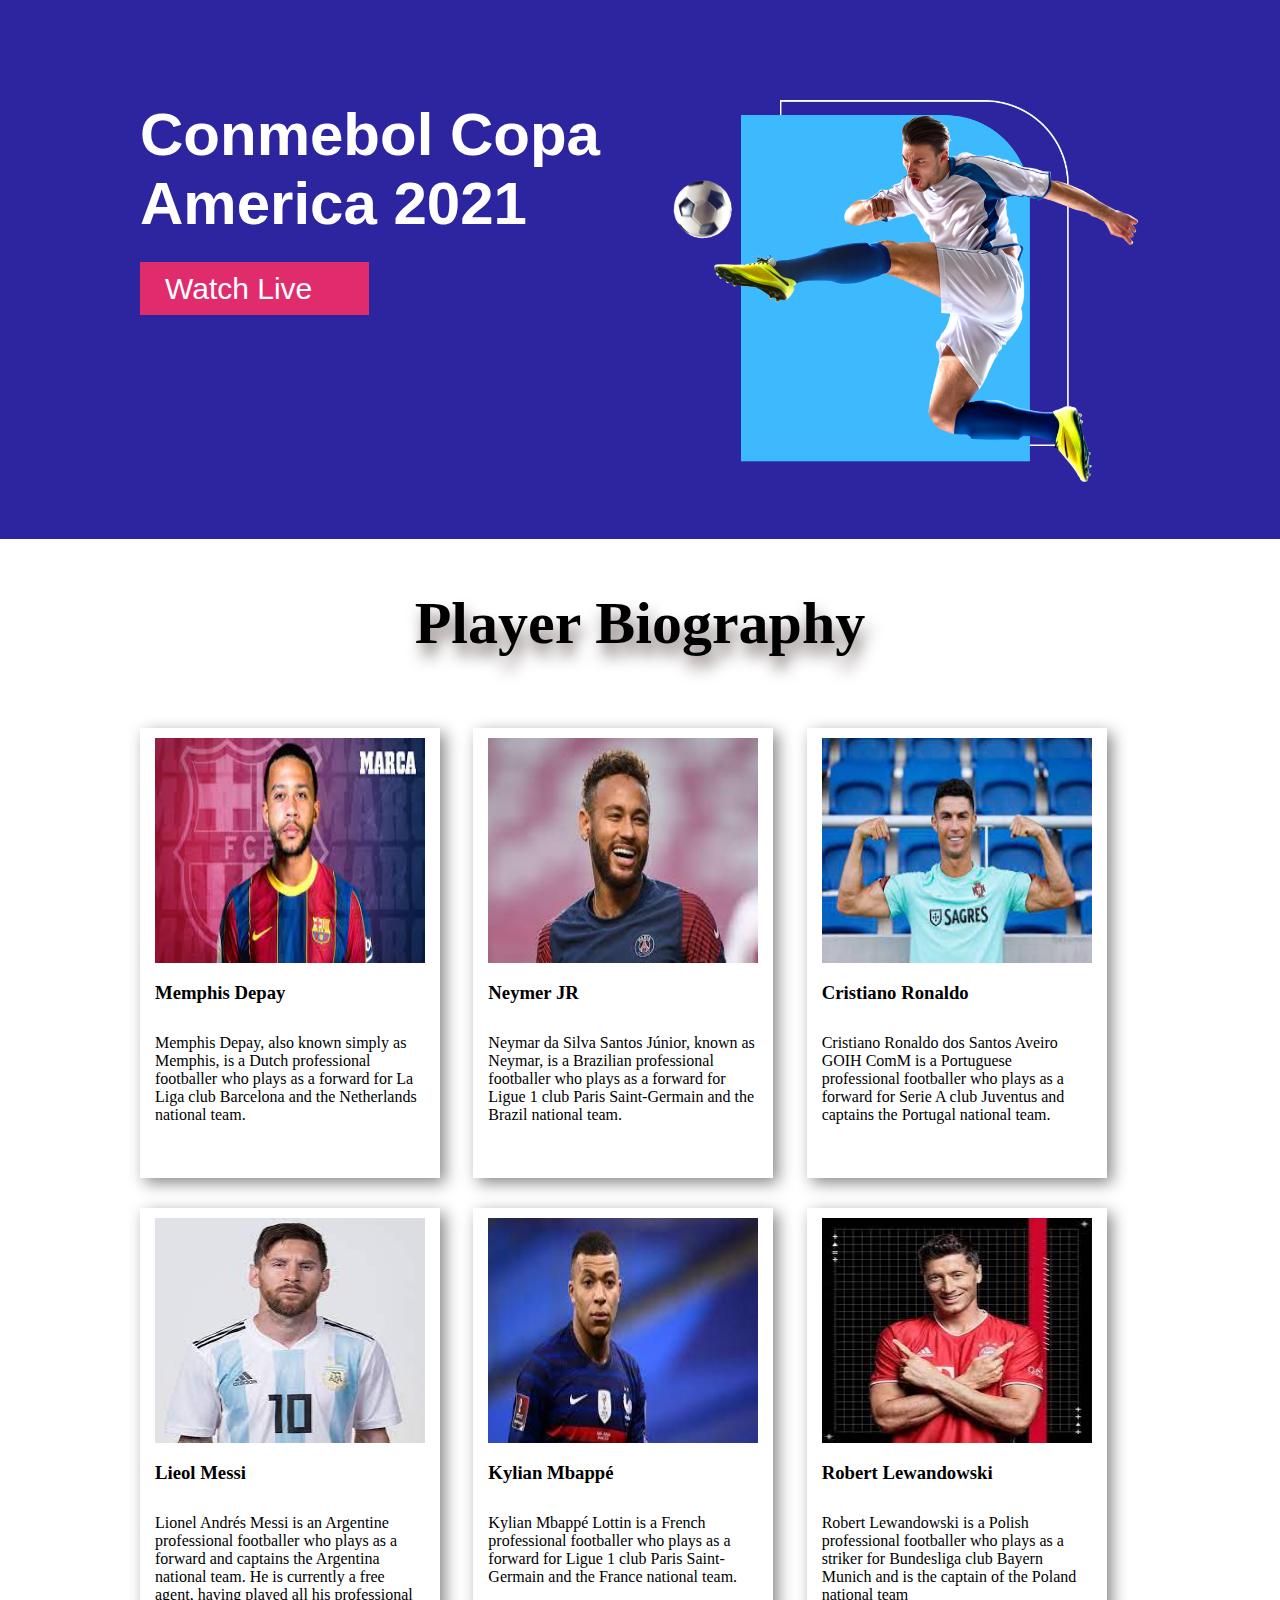
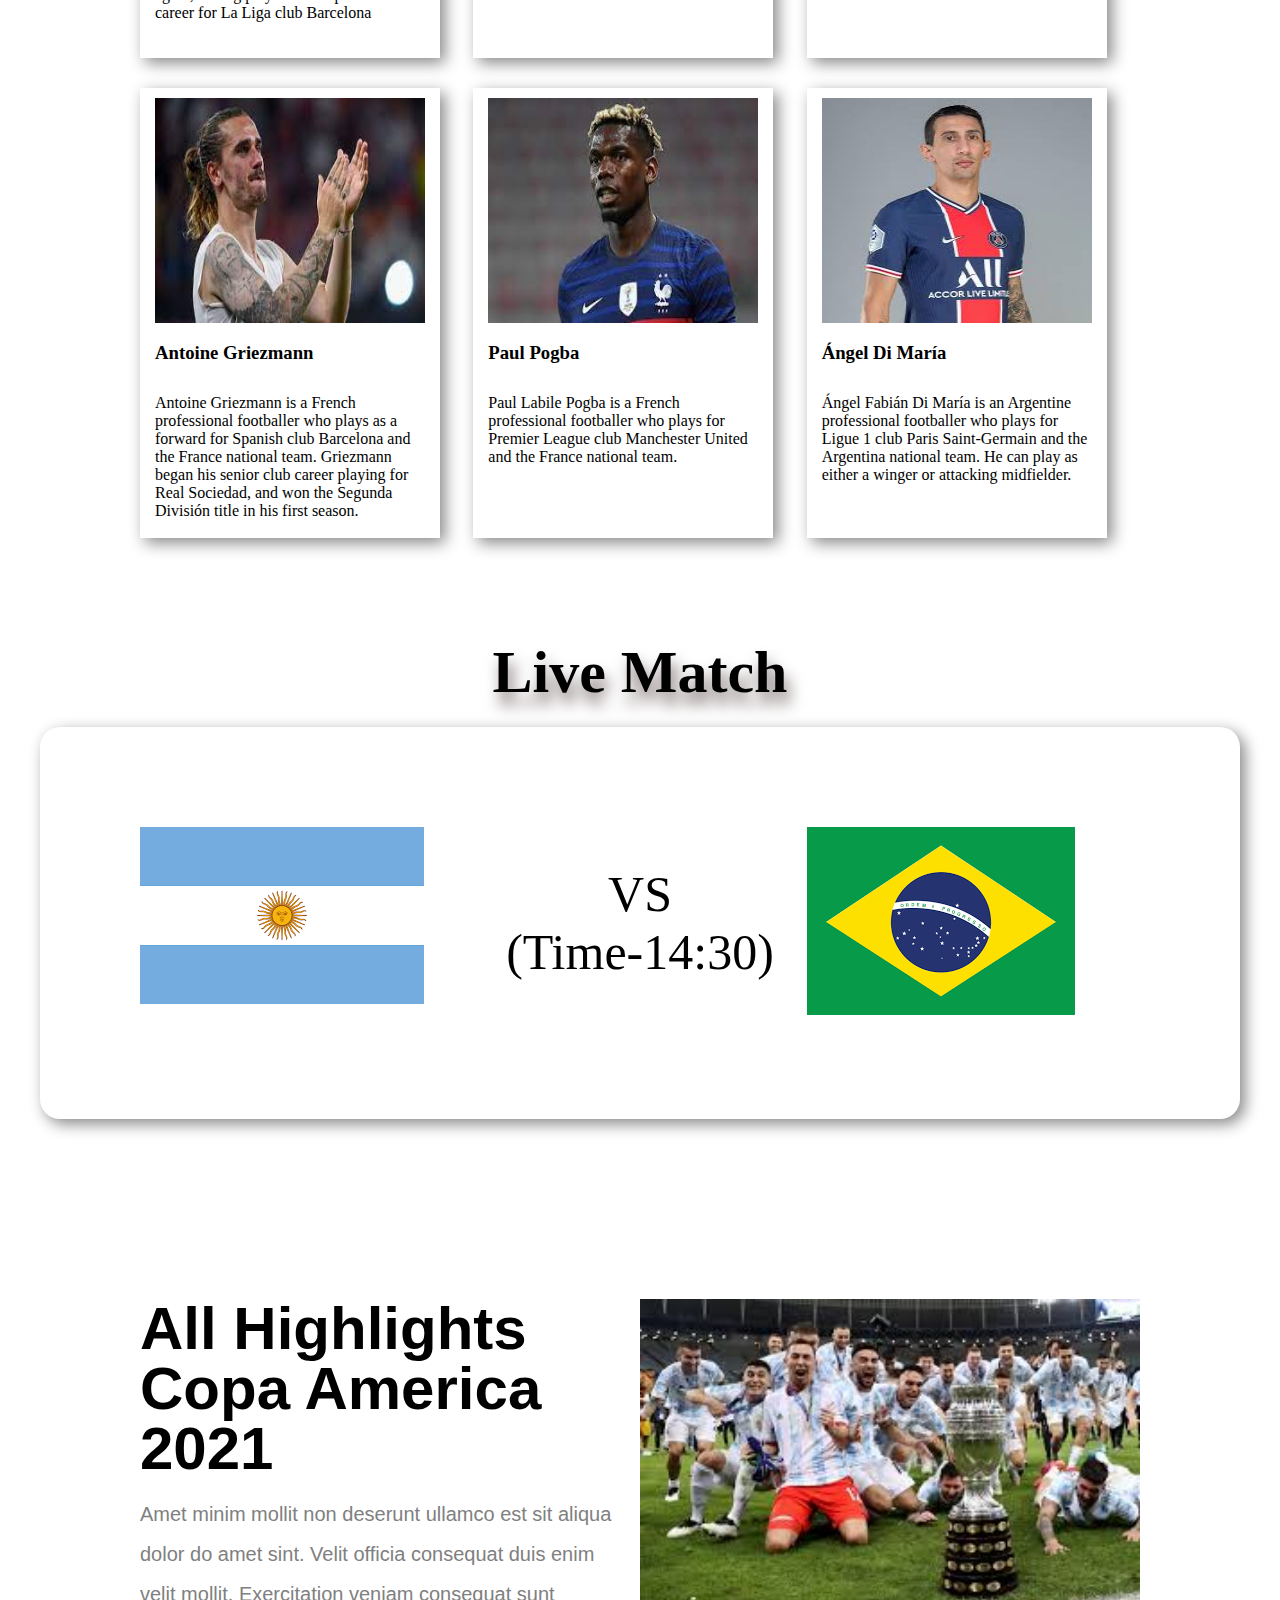
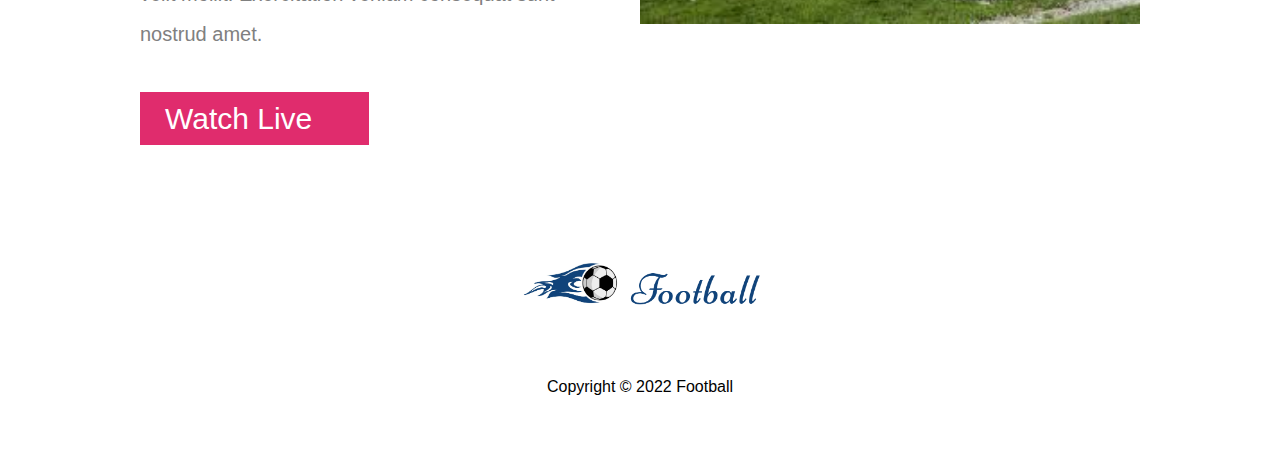
<file: images/Copa America 2021.html>
<!DOCTYPE html>
<!-- saved from url=(0032)http://127.0.0.1:5500/index.html -->
<html lang="en"><head><meta http-equiv="Content-Type" content="text/html; charset=UTF-8">
    
    <meta http-equiv="X-UA-Compatible" content="IE=edge">
    <meta name="viewport" content="width=device-width, initial-scale=1.0">
    <title>Copa America 2021 </title>
    <link rel="shortcut icon" href="http://127.0.0.1:5500/images/download%20(1).png" type="image/x-icon">
    <script src="./Copa America 2021_files/babb2f71a2.js.download" crossorigin="anonymous"></script><style media="all" id="fa-v4-font-face">/*!
 * Font Awesome Free 5.15.3 by @fontawesome - https://fontawesome.com
 * License - https://fontawesome.com/license/free (Icons: CC BY 4.0, Fonts: SIL OFL 1.1, Code: MIT License)
 */@font-face{font-family:"FontAwesome";font-display:block;src:url(https://ka-f.fontawesome.com/releases/v5.15.3/webfonts/free-fa-solid-900.eot);src:url(https://ka-f.fontawesome.com/releases/v5.15.3/webfonts/free-fa-solid-900.eot?#iefix) format("embedded-opentype"),url(https://ka-f.fontawesome.com/releases/v5.15.3/webfonts/free-fa-solid-900.woff2) format("woff2"),url(https://ka-f.fontawesome.com/releases/v5.15.3/webfonts/free-fa-solid-900.woff) format("woff"),url(https://ka-f.fontawesome.com/releases/v5.15.3/webfonts/free-fa-solid-900.ttf) format("truetype"),url(https://ka-f.fontawesome.com/releases/v5.15.3/webfonts/free-fa-solid-900.svg#fontawesome) format("svg")}@font-face{font-family:"FontAwesome";font-display:block;src:url(https://ka-f.fontawesome.com/releases/v5.15.3/webfonts/free-fa-brands-400.eot);src:url(https://ka-f.fontawesome.com/releases/v5.15.3/webfonts/free-fa-brands-400.eot?#iefix) format("embedded-opentype"),url(https://ka-f.fontawesome.com/releases/v5.15.3/webfonts/free-fa-brands-400.woff2) format("woff2"),url(https://ka-f.fontawesome.com/releases/v5.15.3/webfonts/free-fa-brands-400.woff) format("woff"),url(https://ka-f.fontawesome.com/releases/v5.15.3/webfonts/free-fa-brands-400.ttf) format("truetype"),url(https://ka-f.fontawesome.com/releases/v5.15.3/webfonts/free-fa-brands-400.svg#fontawesome) format("svg")}@font-face{font-family:"FontAwesome";font-display:block;src:url(https://ka-f.fontawesome.com/releases/v5.15.3/webfonts/free-fa-regular-400.eot);src:url(https://ka-f.fontawesome.com/releases/v5.15.3/webfonts/free-fa-regular-400.eot?#iefix) format("embedded-opentype"),url(https://ka-f.fontawesome.com/releases/v5.15.3/webfonts/free-fa-regular-400.woff2) format("woff2"),url(https://ka-f.fontawesome.com/releases/v5.15.3/webfonts/free-fa-regular-400.woff) format("woff"),url(https://ka-f.fontawesome.com/releases/v5.15.3/webfonts/free-fa-regular-400.ttf) format("truetype"),url(https://ka-f.fontawesome.com/releases/v5.15.3/webfonts/free-fa-regular-400.svg#fontawesome) format("svg");unicode-range:U+f004-f005,U+f007,U+f017,U+f022,U+f024,U+f02e,U+f03e,U+f044,U+f057-f059,U+f06e,U+f070,U+f075,U+f07b-f07c,U+f080,U+f086,U+f089,U+f094,U+f09d,U+f0a0,U+f0a4-f0a7,U+f0c5,U+f0c7-f0c8,U+f0e0,U+f0eb,U+f0f3,U+f0f8,U+f0fe,U+f111,U+f118-f11a,U+f11c,U+f133,U+f144,U+f146,U+f14a,U+f14d-f14e,U+f150-f152,U+f15b-f15c,U+f164-f165,U+f185-f186,U+f191-f192,U+f1ad,U+f1c1-f1c9,U+f1cd,U+f1d8,U+f1e3,U+f1ea,U+f1f6,U+f1f9,U+f20a,U+f247-f249,U+f24d,U+f254-f25b,U+f25d,U+f271-f274,U+f279,U+f28b,U+f28d,U+f2b5-f2b6,U+f2b9,U+f2bb,U+f2bd,U+f2c1-f2c2,U+f2d0,U+f2d2,U+f2dc,U+f2ed,U+f3a5,U+f3d1,U+f410}@font-face{font-family:"FontAwesome";font-display:block;src:url(https://ka-f.fontawesome.com/releases/v5.15.3/webfonts/free-fa-v4deprecations.eot);src:url(https://ka-f.fontawesome.com/releases/v5.15.3/webfonts/free-fa-v4deprecations.eot?#iefix) format("embedded-opentype"),url(https://ka-f.fontawesome.com/releases/v5.15.3/webfonts/free-fa-v4deprecations.woff2) format("woff2"),url(https://ka-f.fontawesome.com/releases/v5.15.3/webfonts/free-fa-v4deprecations.woff) format("woff"),url(https://ka-f.fontawesome.com/releases/v5.15.3/webfonts/free-fa-v4deprecations.ttf) format("truetype"),url(https://ka-f.fontawesome.com/releases/v5.15.3/webfonts/free-fa-v4deprecations.svg#fontawesome) format("svg");unicode-range:U+f003,U+f006,U+f014,U+f016,U+f01a-f01b,U+f01d,U+f040,U+f045-f047,U+f05c-f05d,U+f07d-f07e,U+f087-f088,U+f08a-f08b,U+f08e,U+f090,U+f096-f097,U+f0a2,U+f0e4-f0e6,U+f0ec-f0ee,U+f0f5-f0f7,U+f10c,U+f112,U+f114-f115,U+f11d,U+f123,U+f132,U+f145,U+f147-f149,U+f14c,U+f166,U+f16a,U+f172,U+f175-f178,U+f18e,U+f190,U+f196,U+f1b1,U+f1d9,U+f1db,U+f1f7,U+f20c,U+f219,U+f230,U+f24a,U+f250,U+f278,U+f27b,U+f283,U+f28c,U+f28e,U+f29b-f29c,U+f2b7,U+f2ba,U+f2bc,U+f2be,U+f2c0,U+f2c3,U+f2d3-f2d4}</style><style media="all" id="fa-v4-shims">/*!
 * Font Awesome Free 5.15.3 by @fontawesome - https://fontawesome.com
 * License - https://fontawesome.com/license/free (Icons: CC BY 4.0, Fonts: SIL OFL 1.1, Code: MIT License)
 */.fa.fa-glass:before{content:"\f000"}.fa.fa-meetup{font-family:"Font Awesome 5 Brands";font-weight:400}.fa.fa-star-o{font-family:"Font Awesome 5 Free";font-weight:400}.fa.fa-star-o:before{content:"\f005"}.fa.fa-close:before,.fa.fa-remove:before{content:"\f00d"}.fa.fa-gear:before{content:"\f013"}.fa.fa-trash-o{font-family:"Font Awesome 5 Free";font-weight:400}.fa.fa-trash-o:before{content:"\f2ed"}.fa.fa-file-o{font-family:"Font Awesome 5 Free";font-weight:400}.fa.fa-file-o:before{content:"\f15b"}.fa.fa-clock-o{font-family:"Font Awesome 5 Free";font-weight:400}.fa.fa-clock-o:before{content:"\f017"}.fa.fa-arrow-circle-o-down{font-family:"Font Awesome 5 Free";font-weight:400}.fa.fa-arrow-circle-o-down:before{content:"\f358"}.fa.fa-arrow-circle-o-up{font-family:"Font Awesome 5 Free";font-weight:400}.fa.fa-arrow-circle-o-up:before{content:"\f35b"}.fa.fa-play-circle-o{font-family:"Font Awesome 5 Free";font-weight:400}.fa.fa-play-circle-o:before{content:"\f144"}.fa.fa-repeat:before,.fa.fa-rotate-right:before{content:"\f01e"}.fa.fa-refresh:before{content:"\f021"}.fa.fa-list-alt{font-family:"Font Awesome 5 Free";font-weight:400}.fa.fa-dedent:before{content:"\f03b"}.fa.fa-video-camera:before{content:"\f03d"}.fa.fa-picture-o{font-family:"Font Awesome 5 Free";font-weight:400}.fa.fa-picture-o:before{content:"\f03e"}.fa.fa-photo{font-family:"Font Awesome 5 Free";font-weight:400}.fa.fa-photo:before{content:"\f03e"}.fa.fa-image{font-family:"Font Awesome 5 Free";font-weight:400}.fa.fa-image:before{content:"\f03e"}.fa.fa-pencil:before{content:"\f303"}.fa.fa-map-marker:before{content:"\f3c5"}.fa.fa-pencil-square-o{font-family:"Font Awesome 5 Free";font-weight:400}.fa.fa-pencil-square-o:before{content:"\f044"}.fa.fa-share-square-o{font-family:"Font Awesome 5 Free";font-weight:400}.fa.fa-share-square-o:before{content:"\f14d"}.fa.fa-check-square-o{font-family:"Font Awesome 5 Free";font-weight:400}.fa.fa-check-square-o:before{content:"\f14a"}.fa.fa-arrows:before{content:"\f0b2"}.fa.fa-times-circle-o{font-family:"Font Awesome 5 Free";font-weight:400}.fa.fa-times-circle-o:before{content:"\f057"}.fa.fa-check-circle-o{font-family:"Font Awesome 5 Free";font-weight:400}.fa.fa-check-circle-o:before{content:"\f058"}.fa.fa-mail-forward:before{content:"\f064"}.fa.fa-expand:before{content:"\f424"}.fa.fa-compress:before{content:"\f422"}.fa.fa-eye,.fa.fa-eye-slash{font-family:"Font Awesome 5 Free";font-weight:400}.fa.fa-warning:before{content:"\f071"}.fa.fa-calendar:before{content:"\f073"}.fa.fa-arrows-v:before{content:"\f338"}.fa.fa-arrows-h:before{content:"\f337"}.fa.fa-bar-chart{font-family:"Font Awesome 5 Free";font-weight:400}.fa.fa-bar-chart:before{content:"\f080"}.fa.fa-bar-chart-o{font-family:"Font Awesome 5 Free";font-weight:400}.fa.fa-bar-chart-o:before{content:"\f080"}.fa.fa-facebook-square,.fa.fa-twitter-square{font-family:"Font Awesome 5 Brands";font-weight:400}.fa.fa-gears:before{content:"\f085"}.fa.fa-thumbs-o-up{font-family:"Font Awesome 5 Free";font-weight:400}.fa.fa-thumbs-o-up:before{content:"\f164"}.fa.fa-thumbs-o-down{font-family:"Font Awesome 5 Free";font-weight:400}.fa.fa-thumbs-o-down:before{content:"\f165"}.fa.fa-heart-o{font-family:"Font Awesome 5 Free";font-weight:400}.fa.fa-heart-o:before{content:"\f004"}.fa.fa-sign-out:before{content:"\f2f5"}.fa.fa-linkedin-square{font-family:"Font Awesome 5 Brands";font-weight:400}.fa.fa-linkedin-square:before{content:"\f08c"}.fa.fa-thumb-tack:before{content:"\f08d"}.fa.fa-external-link:before{content:"\f35d"}.fa.fa-sign-in:before{content:"\f2f6"}.fa.fa-github-square{font-family:"Font Awesome 5 Brands";font-weight:400}.fa.fa-lemon-o{font-family:"Font Awesome 5 Free";font-weight:400}.fa.fa-lemon-o:before{content:"\f094"}.fa.fa-square-o{font-family:"Font Awesome 5 Free";font-weight:400}.fa.fa-square-o:before{content:"\f0c8"}.fa.fa-bookmark-o{font-family:"Font Awesome 5 Free";font-weight:400}.fa.fa-bookmark-o:before{content:"\f02e"}.fa.fa-facebook,.fa.fa-twitter{font-family:"Font Awesome 5 Brands";font-weight:400}.fa.fa-facebook:before{content:"\f39e"}.fa.fa-facebook-f{font-family:"Font Awesome 5 Brands";font-weight:400}.fa.fa-facebook-f:before{content:"\f39e"}.fa.fa-github{font-family:"Font Awesome 5 Brands";font-weight:400}.fa.fa-credit-card{font-family:"Font Awesome 5 Free";font-weight:400}.fa.fa-feed:before{content:"\f09e"}.fa.fa-hdd-o{font-family:"Font Awesome 5 Free";font-weight:400}.fa.fa-hdd-o:before{content:"\f0a0"}.fa.fa-hand-o-right{font-family:"Font Awesome 5 Free";font-weight:400}.fa.fa-hand-o-right:before{content:"\f0a4"}.fa.fa-hand-o-left{font-family:"Font Awesome 5 Free";font-weight:400}.fa.fa-hand-o-left:before{content:"\f0a5"}.fa.fa-hand-o-up{font-family:"Font Awesome 5 Free";font-weight:400}.fa.fa-hand-o-up:before{content:"\f0a6"}.fa.fa-hand-o-down{font-family:"Font Awesome 5 Free";font-weight:400}.fa.fa-hand-o-down:before{content:"\f0a7"}.fa.fa-arrows-alt:before{content:"\f31e"}.fa.fa-group:before{content:"\f0c0"}.fa.fa-chain:before{content:"\f0c1"}.fa.fa-scissors:before{content:"\f0c4"}.fa.fa-files-o{font-family:"Font Awesome 5 Free";font-weight:400}.fa.fa-files-o:before{content:"\f0c5"}.fa.fa-floppy-o{font-family:"Font Awesome 5 Free";font-weight:400}.fa.fa-floppy-o:before{content:"\f0c7"}.fa.fa-navicon:before,.fa.fa-reorder:before{content:"\f0c9"}.fa.fa-google-plus,.fa.fa-google-plus-square,.fa.fa-pinterest,.fa.fa-pinterest-square{font-family:"Font Awesome 5 Brands";font-weight:400}.fa.fa-google-plus:before{content:"\f0d5"}.fa.fa-money{font-family:"Font Awesome 5 Free";font-weight:400}.fa.fa-money:before{content:"\f3d1"}.fa.fa-unsorted:before{content:"\f0dc"}.fa.fa-sort-desc:before{content:"\f0dd"}.fa.fa-sort-asc:before{content:"\f0de"}.fa.fa-linkedin{font-family:"Font Awesome 5 Brands";font-weight:400}.fa.fa-linkedin:before{content:"\f0e1"}.fa.fa-rotate-left:before{content:"\f0e2"}.fa.fa-legal:before{content:"\f0e3"}.fa.fa-dashboard:before,.fa.fa-tachometer:before{content:"\f3fd"}.fa.fa-comment-o{font-family:"Font Awesome 5 Free";font-weight:400}.fa.fa-comment-o:before{content:"\f075"}.fa.fa-comments-o{font-family:"Font Awesome 5 Free";font-weight:400}.fa.fa-comments-o:before{content:"\f086"}.fa.fa-flash:before{content:"\f0e7"}.fa.fa-clipboard,.fa.fa-paste{font-family:"Font Awesome 5 Free";font-weight:400}.fa.fa-paste:before{content:"\f328"}.fa.fa-lightbulb-o{font-family:"Font Awesome 5 Free";font-weight:400}.fa.fa-lightbulb-o:before{content:"\f0eb"}.fa.fa-exchange:before{content:"\f362"}.fa.fa-cloud-download:before{content:"\f381"}.fa.fa-cloud-upload:before{content:"\f382"}.fa.fa-bell-o{font-family:"Font Awesome 5 Free";font-weight:400}.fa.fa-bell-o:before{content:"\f0f3"}.fa.fa-cutlery:before{content:"\f2e7"}.fa.fa-file-text-o{font-family:"Font Awesome 5 Free";font-weight:400}.fa.fa-file-text-o:before{content:"\f15c"}.fa.fa-building-o{font-family:"Font Awesome 5 Free";font-weight:400}.fa.fa-building-o:before{content:"\f1ad"}.fa.fa-hospital-o{font-family:"Font Awesome 5 Free";font-weight:400}.fa.fa-hospital-o:before{content:"\f0f8"}.fa.fa-tablet:before{content:"\f3fa"}.fa.fa-mobile-phone:before,.fa.fa-mobile:before{content:"\f3cd"}.fa.fa-circle-o{font-family:"Font Awesome 5 Free";font-weight:400}.fa.fa-circle-o:before{content:"\f111"}.fa.fa-mail-reply:before{content:"\f3e5"}.fa.fa-github-alt{font-family:"Font Awesome 5 Brands";font-weight:400}.fa.fa-folder-o{font-family:"Font Awesome 5 Free";font-weight:400}.fa.fa-folder-o:before{content:"\f07b"}.fa.fa-folder-open-o{font-family:"Font Awesome 5 Free";font-weight:400}.fa.fa-folder-open-o:before{content:"\f07c"}.fa.fa-smile-o{font-family:"Font Awesome 5 Free";font-weight:400}.fa.fa-smile-o:before{content:"\f118"}.fa.fa-frown-o{font-family:"Font Awesome 5 Free";font-weight:400}.fa.fa-frown-o:before{content:"\f119"}.fa.fa-meh-o{font-family:"Font Awesome 5 Free";font-weight:400}.fa.fa-meh-o:before{content:"\f11a"}.fa.fa-keyboard-o{font-family:"Font Awesome 5 Free";font-weight:400}.fa.fa-keyboard-o:before{content:"\f11c"}.fa.fa-flag-o{font-family:"Font Awesome 5 Free";font-weight:400}.fa.fa-flag-o:before{content:"\f024"}.fa.fa-mail-reply-all:before{content:"\f122"}.fa.fa-star-half-o{font-family:"Font Awesome 5 Free";font-weight:400}.fa.fa-star-half-o:before{content:"\f089"}.fa.fa-star-half-empty{font-family:"Font Awesome 5 Free";font-weight:400}.fa.fa-star-half-empty:before{content:"\f089"}.fa.fa-star-half-full{font-family:"Font Awesome 5 Free";font-weight:400}.fa.fa-star-half-full:before{content:"\f089"}.fa.fa-code-fork:before{content:"\f126"}.fa.fa-chain-broken:before{content:"\f127"}.fa.fa-shield:before{content:"\f3ed"}.fa.fa-calendar-o{font-family:"Font Awesome 5 Free";font-weight:400}.fa.fa-calendar-o:before{content:"\f133"}.fa.fa-css3,.fa.fa-html5,.fa.fa-maxcdn{font-family:"Font Awesome 5 Brands";font-weight:400}.fa.fa-ticket:before{content:"\f3ff"}.fa.fa-minus-square-o{font-family:"Font Awesome 5 Free";font-weight:400}.fa.fa-minus-square-o:before{content:"\f146"}.fa.fa-level-up:before{content:"\f3bf"}.fa.fa-level-down:before{content:"\f3be"}.fa.fa-pencil-square:before{content:"\f14b"}.fa.fa-external-link-square:before{content:"\f360"}.fa.fa-compass{font-family:"Font Awesome 5 Free";font-weight:400}.fa.fa-caret-square-o-down{font-family:"Font Awesome 5 Free";font-weight:400}.fa.fa-caret-square-o-down:before{content:"\f150"}.fa.fa-toggle-down{font-family:"Font Awesome 5 Free";font-weight:400}.fa.fa-toggle-down:before{content:"\f150"}.fa.fa-caret-square-o-up{font-family:"Font Awesome 5 Free";font-weight:400}.fa.fa-caret-square-o-up:before{content:"\f151"}.fa.fa-toggle-up{font-family:"Font Awesome 5 Free";font-weight:400}.fa.fa-toggle-up:before{content:"\f151"}.fa.fa-caret-square-o-right{font-family:"Font Awesome 5 Free";font-weight:400}.fa.fa-caret-square-o-right:before{content:"\f152"}.fa.fa-toggle-right{font-family:"Font Awesome 5 Free";font-weight:400}.fa.fa-toggle-right:before{content:"\f152"}.fa.fa-eur:before,.fa.fa-euro:before{content:"\f153"}.fa.fa-gbp:before{content:"\f154"}.fa.fa-dollar:before,.fa.fa-usd:before{content:"\f155"}.fa.fa-inr:before,.fa.fa-rupee:before{content:"\f156"}.fa.fa-cny:before,.fa.fa-jpy:before,.fa.fa-rmb:before,.fa.fa-yen:before{content:"\f157"}.fa.fa-rouble:before,.fa.fa-rub:before,.fa.fa-ruble:before{content:"\f158"}.fa.fa-krw:before,.fa.fa-won:before{content:"\f159"}.fa.fa-bitcoin,.fa.fa-btc{font-family:"Font Awesome 5 Brands";font-weight:400}.fa.fa-bitcoin:before{content:"\f15a"}.fa.fa-file-text:before{content:"\f15c"}.fa.fa-sort-alpha-asc:before{content:"\f15d"}.fa.fa-sort-alpha-desc:before{content:"\f881"}.fa.fa-sort-amount-asc:before{content:"\f160"}.fa.fa-sort-amount-desc:before{content:"\f884"}.fa.fa-sort-numeric-asc:before{content:"\f162"}.fa.fa-sort-numeric-desc:before{content:"\f886"}.fa.fa-xing,.fa.fa-xing-square,.fa.fa-youtube,.fa.fa-youtube-play,.fa.fa-youtube-square{font-family:"Font Awesome 5 Brands";font-weight:400}.fa.fa-youtube-play:before{content:"\f167"}.fa.fa-adn,.fa.fa-bitbucket,.fa.fa-bitbucket-square,.fa.fa-dropbox,.fa.fa-flickr,.fa.fa-instagram,.fa.fa-stack-overflow{font-family:"Font Awesome 5 Brands";font-weight:400}.fa.fa-bitbucket-square:before{content:"\f171"}.fa.fa-tumblr,.fa.fa-tumblr-square{font-family:"Font Awesome 5 Brands";font-weight:400}.fa.fa-long-arrow-down:before{content:"\f309"}.fa.fa-long-arrow-up:before{content:"\f30c"}.fa.fa-long-arrow-left:before{content:"\f30a"}.fa.fa-long-arrow-right:before{content:"\f30b"}.fa.fa-android,.fa.fa-apple,.fa.fa-dribbble,.fa.fa-foursquare,.fa.fa-gittip,.fa.fa-gratipay,.fa.fa-linux,.fa.fa-skype,.fa.fa-trello,.fa.fa-windows{font-family:"Font Awesome 5 Brands";font-weight:400}.fa.fa-gittip:before{content:"\f184"}.fa.fa-sun-o{font-family:"Font Awesome 5 Free";font-weight:400}.fa.fa-sun-o:before{content:"\f185"}.fa.fa-moon-o{font-family:"Font Awesome 5 Free";font-weight:400}.fa.fa-moon-o:before{content:"\f186"}.fa.fa-pagelines,.fa.fa-renren,.fa.fa-stack-exchange,.fa.fa-vk,.fa.fa-weibo{font-family:"Font Awesome 5 Brands";font-weight:400}.fa.fa-arrow-circle-o-right{font-family:"Font Awesome 5 Free";font-weight:400}.fa.fa-arrow-circle-o-right:before{content:"\f35a"}.fa.fa-arrow-circle-o-left{font-family:"Font Awesome 5 Free";font-weight:400}.fa.fa-arrow-circle-o-left:before{content:"\f359"}.fa.fa-caret-square-o-left{font-family:"Font Awesome 5 Free";font-weight:400}.fa.fa-caret-square-o-left:before{content:"\f191"}.fa.fa-toggle-left{font-family:"Font Awesome 5 Free";font-weight:400}.fa.fa-toggle-left:before{content:"\f191"}.fa.fa-dot-circle-o{font-family:"Font Awesome 5 Free";font-weight:400}.fa.fa-dot-circle-o:before{content:"\f192"}.fa.fa-vimeo-square{font-family:"Font Awesome 5 Brands";font-weight:400}.fa.fa-try:before,.fa.fa-turkish-lira:before{content:"\f195"}.fa.fa-plus-square-o{font-family:"Font Awesome 5 Free";font-weight:400}.fa.fa-plus-square-o:before{content:"\f0fe"}.fa.fa-openid,.fa.fa-slack,.fa.fa-wordpress{font-family:"Font Awesome 5 Brands";font-weight:400}.fa.fa-bank:before,.fa.fa-institution:before{content:"\f19c"}.fa.fa-mortar-board:before{content:"\f19d"}.fa.fa-delicious,.fa.fa-digg,.fa.fa-drupal,.fa.fa-google,.fa.fa-joomla,.fa.fa-pied-piper-alt,.fa.fa-pied-piper-pp,.fa.fa-reddit,.fa.fa-reddit-square,.fa.fa-stumbleupon,.fa.fa-stumbleupon-circle,.fa.fa-yahoo{font-family:"Font Awesome 5 Brands";font-weight:400}.fa.fa-spoon:before{content:"\f2e5"}.fa.fa-behance,.fa.fa-behance-square,.fa.fa-steam,.fa.fa-steam-square{font-family:"Font Awesome 5 Brands";font-weight:400}.fa.fa-automobile:before{content:"\f1b9"}.fa.fa-envelope-o{font-family:"Font Awesome 5 Free";font-weight:400}.fa.fa-envelope-o:before{content:"\f0e0"}.fa.fa-deviantart,.fa.fa-soundcloud,.fa.fa-spotify{font-family:"Font Awesome 5 Brands";font-weight:400}.fa.fa-file-pdf-o{font-family:"Font Awesome 5 Free";font-weight:400}.fa.fa-file-pdf-o:before{content:"\f1c1"}.fa.fa-file-word-o{font-family:"Font Awesome 5 Free";font-weight:400}.fa.fa-file-word-o:before{content:"\f1c2"}.fa.fa-file-excel-o{font-family:"Font Awesome 5 Free";font-weight:400}.fa.fa-file-excel-o:before{content:"\f1c3"}.fa.fa-file-powerpoint-o{font-family:"Font Awesome 5 Free";font-weight:400}.fa.fa-file-powerpoint-o:before{content:"\f1c4"}.fa.fa-file-image-o{font-family:"Font Awesome 5 Free";font-weight:400}.fa.fa-file-image-o:before{content:"\f1c5"}.fa.fa-file-photo-o{font-family:"Font Awesome 5 Free";font-weight:400}.fa.fa-file-photo-o:before{content:"\f1c5"}.fa.fa-file-picture-o{font-family:"Font Awesome 5 Free";font-weight:400}.fa.fa-file-picture-o:before{content:"\f1c5"}.fa.fa-file-archive-o{font-family:"Font Awesome 5 Free";font-weight:400}.fa.fa-file-archive-o:before{content:"\f1c6"}.fa.fa-file-zip-o{font-family:"Font Awesome 5 Free";font-weight:400}.fa.fa-file-zip-o:before{content:"\f1c6"}.fa.fa-file-audio-o{font-family:"Font Awesome 5 Free";font-weight:400}.fa.fa-file-audio-o:before{content:"\f1c7"}.fa.fa-file-sound-o{font-family:"Font Awesome 5 Free";font-weight:400}.fa.fa-file-sound-o:before{content:"\f1c7"}.fa.fa-file-video-o{font-family:"Font Awesome 5 Free";font-weight:400}.fa.fa-file-video-o:before{content:"\f1c8"}.fa.fa-file-movie-o{font-family:"Font Awesome 5 Free";font-weight:400}.fa.fa-file-movie-o:before{content:"\f1c8"}.fa.fa-file-code-o{font-family:"Font Awesome 5 Free";font-weight:400}.fa.fa-file-code-o:before{content:"\f1c9"}.fa.fa-codepen,.fa.fa-jsfiddle,.fa.fa-vine{font-family:"Font Awesome 5 Brands";font-weight:400}.fa.fa-life-bouy,.fa.fa-life-ring{font-family:"Font Awesome 5 Free";font-weight:400}.fa.fa-life-bouy:before{content:"\f1cd"}.fa.fa-life-buoy{font-family:"Font Awesome 5 Free";font-weight:400}.fa.fa-life-buoy:before{content:"\f1cd"}.fa.fa-life-saver{font-family:"Font Awesome 5 Free";font-weight:400}.fa.fa-life-saver:before{content:"\f1cd"}.fa.fa-support{font-family:"Font Awesome 5 Free";font-weight:400}.fa.fa-support:before{content:"\f1cd"}.fa.fa-circle-o-notch:before{content:"\f1ce"}.fa.fa-ra,.fa.fa-rebel{font-family:"Font Awesome 5 Brands";font-weight:400}.fa.fa-ra:before{content:"\f1d0"}.fa.fa-resistance{font-family:"Font Awesome 5 Brands";font-weight:400}.fa.fa-resistance:before{content:"\f1d0"}.fa.fa-empire,.fa.fa-ge{font-family:"Font Awesome 5 Brands";font-weight:400}.fa.fa-ge:before{content:"\f1d1"}.fa.fa-git,.fa.fa-git-square,.fa.fa-hacker-news,.fa.fa-y-combinator-square{font-family:"Font Awesome 5 Brands";font-weight:400}.fa.fa-y-combinator-square:before{content:"\f1d4"}.fa.fa-yc-square{font-family:"Font Awesome 5 Brands";font-weight:400}.fa.fa-yc-square:before{content:"\f1d4"}.fa.fa-qq,.fa.fa-tencent-weibo,.fa.fa-wechat,.fa.fa-weixin{font-family:"Font Awesome 5 Brands";font-weight:400}.fa.fa-wechat:before{content:"\f1d7"}.fa.fa-send:before{content:"\f1d8"}.fa.fa-paper-plane-o{font-family:"Font Awesome 5 Free";font-weight:400}.fa.fa-paper-plane-o:before{content:"\f1d8"}.fa.fa-send-o{font-family:"Font Awesome 5 Free";font-weight:400}.fa.fa-send-o:before{content:"\f1d8"}.fa.fa-circle-thin{font-family:"Font Awesome 5 Free";font-weight:400}.fa.fa-circle-thin:before{content:"\f111"}.fa.fa-header:before{content:"\f1dc"}.fa.fa-sliders:before{content:"\f1de"}.fa.fa-futbol-o{font-family:"Font Awesome 5 Free";font-weight:400}.fa.fa-futbol-o:before{content:"\f1e3"}.fa.fa-soccer-ball-o{font-family:"Font Awesome 5 Free";font-weight:400}.fa.fa-soccer-ball-o:before{content:"\f1e3"}.fa.fa-slideshare,.fa.fa-twitch,.fa.fa-yelp{font-family:"Font Awesome 5 Brands";font-weight:400}.fa.fa-newspaper-o{font-family:"Font Awesome 5 Free";font-weight:400}.fa.fa-newspaper-o:before{content:"\f1ea"}.fa.fa-cc-amex,.fa.fa-cc-discover,.fa.fa-cc-mastercard,.fa.fa-cc-paypal,.fa.fa-cc-stripe,.fa.fa-cc-visa,.fa.fa-google-wallet,.fa.fa-paypal{font-family:"Font Awesome 5 Brands";font-weight:400}.fa.fa-bell-slash-o{font-family:"Font Awesome 5 Free";font-weight:400}.fa.fa-bell-slash-o:before{content:"\f1f6"}.fa.fa-trash:before{content:"\f2ed"}.fa.fa-copyright{font-family:"Font Awesome 5 Free";font-weight:400}.fa.fa-eyedropper:before{content:"\f1fb"}.fa.fa-area-chart:before{content:"\f1fe"}.fa.fa-pie-chart:before{content:"\f200"}.fa.fa-line-chart:before{content:"\f201"}.fa.fa-angellist,.fa.fa-ioxhost,.fa.fa-lastfm,.fa.fa-lastfm-square{font-family:"Font Awesome 5 Brands";font-weight:400}.fa.fa-cc{font-family:"Font Awesome 5 Free";font-weight:400}.fa.fa-cc:before{content:"\f20a"}.fa.fa-ils:before,.fa.fa-shekel:before,.fa.fa-sheqel:before{content:"\f20b"}.fa.fa-meanpath{font-family:"Font Awesome 5 Brands";font-weight:400}.fa.fa-meanpath:before{content:"\f2b4"}.fa.fa-buysellads,.fa.fa-connectdevelop,.fa.fa-dashcube,.fa.fa-forumbee,.fa.fa-leanpub,.fa.fa-sellsy,.fa.fa-shirtsinbulk,.fa.fa-simplybuilt,.fa.fa-skyatlas{font-family:"Font Awesome 5 Brands";font-weight:400}.fa.fa-diamond{font-family:"Font Awesome 5 Free";font-weight:400}.fa.fa-diamond:before{content:"\f3a5"}.fa.fa-intersex:before{content:"\f224"}.fa.fa-facebook-official{font-family:"Font Awesome 5 Brands";font-weight:400}.fa.fa-facebook-official:before{content:"\f09a"}.fa.fa-pinterest-p,.fa.fa-whatsapp{font-family:"Font Awesome 5 Brands";font-weight:400}.fa.fa-hotel:before{content:"\f236"}.fa.fa-medium,.fa.fa-viacoin,.fa.fa-y-combinator,.fa.fa-yc{font-family:"Font Awesome 5 Brands";font-weight:400}.fa.fa-yc:before{content:"\f23b"}.fa.fa-expeditedssl,.fa.fa-opencart,.fa.fa-optin-monster{font-family:"Font Awesome 5 Brands";font-weight:400}.fa.fa-battery-4:before,.fa.fa-battery:before{content:"\f240"}.fa.fa-battery-3:before{content:"\f241"}.fa.fa-battery-2:before{content:"\f242"}.fa.fa-battery-1:before{content:"\f243"}.fa.fa-battery-0:before{content:"\f244"}.fa.fa-object-group,.fa.fa-object-ungroup,.fa.fa-sticky-note-o{font-family:"Font Awesome 5 Free";font-weight:400}.fa.fa-sticky-note-o:before{content:"\f249"}.fa.fa-cc-diners-club,.fa.fa-cc-jcb{font-family:"Font Awesome 5 Brands";font-weight:400}.fa.fa-clone,.fa.fa-hourglass-o{font-family:"Font Awesome 5 Free";font-weight:400}.fa.fa-hourglass-o:before{content:"\f254"}.fa.fa-hourglass-1:before{content:"\f251"}.fa.fa-hourglass-2:before{content:"\f252"}.fa.fa-hourglass-3:before{content:"\f253"}.fa.fa-hand-rock-o{font-family:"Font Awesome 5 Free";font-weight:400}.fa.fa-hand-rock-o:before{content:"\f255"}.fa.fa-hand-grab-o{font-family:"Font Awesome 5 Free";font-weight:400}.fa.fa-hand-grab-o:before{content:"\f255"}.fa.fa-hand-paper-o{font-family:"Font Awesome 5 Free";font-weight:400}.fa.fa-hand-paper-o:before{content:"\f256"}.fa.fa-hand-stop-o{font-family:"Font Awesome 5 Free";font-weight:400}.fa.fa-hand-stop-o:before{content:"\f256"}.fa.fa-hand-scissors-o{font-family:"Font Awesome 5 Free";font-weight:400}.fa.fa-hand-scissors-o:before{content:"\f257"}.fa.fa-hand-lizard-o{font-family:"Font Awesome 5 Free";font-weight:400}.fa.fa-hand-lizard-o:before{content:"\f258"}.fa.fa-hand-spock-o{font-family:"Font Awesome 5 Free";font-weight:400}.fa.fa-hand-spock-o:before{content:"\f259"}.fa.fa-hand-pointer-o{font-family:"Font Awesome 5 Free";font-weight:400}.fa.fa-hand-pointer-o:before{content:"\f25a"}.fa.fa-hand-peace-o{font-family:"Font Awesome 5 Free";font-weight:400}.fa.fa-hand-peace-o:before{content:"\f25b"}.fa.fa-registered{font-family:"Font Awesome 5 Free";font-weight:400}.fa.fa-chrome,.fa.fa-creative-commons,.fa.fa-firefox,.fa.fa-get-pocket,.fa.fa-gg,.fa.fa-gg-circle,.fa.fa-internet-explorer,.fa.fa-odnoklassniki,.fa.fa-odnoklassniki-square,.fa.fa-opera,.fa.fa-safari,.fa.fa-tripadvisor,.fa.fa-wikipedia-w{font-family:"Font Awesome 5 Brands";font-weight:400}.fa.fa-television:before{content:"\f26c"}.fa.fa-500px,.fa.fa-amazon,.fa.fa-contao{font-family:"Font Awesome 5 Brands";font-weight:400}.fa.fa-calendar-plus-o{font-family:"Font Awesome 5 Free";font-weight:400}.fa.fa-calendar-plus-o:before{content:"\f271"}.fa.fa-calendar-minus-o{font-family:"Font Awesome 5 Free";font-weight:400}.fa.fa-calendar-minus-o:before{content:"\f272"}.fa.fa-calendar-times-o{font-family:"Font Awesome 5 Free";font-weight:400}.fa.fa-calendar-times-o:before{content:"\f273"}.fa.fa-calendar-check-o{font-family:"Font Awesome 5 Free";font-weight:400}.fa.fa-calendar-check-o:before{content:"\f274"}.fa.fa-map-o{font-family:"Font Awesome 5 Free";font-weight:400}.fa.fa-map-o:before{content:"\f279"}.fa.fa-commenting:before{content:"\f4ad"}.fa.fa-commenting-o{font-family:"Font Awesome 5 Free";font-weight:400}.fa.fa-commenting-o:before{content:"\f4ad"}.fa.fa-houzz,.fa.fa-vimeo{font-family:"Font Awesome 5 Brands";font-weight:400}.fa.fa-vimeo:before{content:"\f27d"}.fa.fa-black-tie,.fa.fa-edge,.fa.fa-fonticons,.fa.fa-reddit-alien{font-family:"Font Awesome 5 Brands";font-weight:400}.fa.fa-credit-card-alt:before{content:"\f09d"}.fa.fa-codiepie,.fa.fa-fort-awesome,.fa.fa-mixcloud,.fa.fa-modx,.fa.fa-product-hunt,.fa.fa-scribd,.fa.fa-usb{font-family:"Font Awesome 5 Brands";font-weight:400}.fa.fa-pause-circle-o{font-family:"Font Awesome 5 Free";font-weight:400}.fa.fa-pause-circle-o:before{content:"\f28b"}.fa.fa-stop-circle-o{font-family:"Font Awesome 5 Free";font-weight:400}.fa.fa-stop-circle-o:before{content:"\f28d"}.fa.fa-bluetooth,.fa.fa-bluetooth-b,.fa.fa-envira,.fa.fa-gitlab,.fa.fa-wheelchair-alt,.fa.fa-wpbeginner,.fa.fa-wpforms{font-family:"Font Awesome 5 Brands";font-weight:400}.fa.fa-wheelchair-alt:before{content:"\f368"}.fa.fa-question-circle-o{font-family:"Font Awesome 5 Free";font-weight:400}.fa.fa-question-circle-o:before{content:"\f059"}.fa.fa-volume-control-phone:before{content:"\f2a0"}.fa.fa-asl-interpreting:before{content:"\f2a3"}.fa.fa-deafness:before,.fa.fa-hard-of-hearing:before{content:"\f2a4"}.fa.fa-glide,.fa.fa-glide-g{font-family:"Font Awesome 5 Brands";font-weight:400}.fa.fa-signing:before{content:"\f2a7"}.fa.fa-first-order,.fa.fa-google-plus-official,.fa.fa-pied-piper,.fa.fa-snapchat,.fa.fa-snapchat-ghost,.fa.fa-snapchat-square,.fa.fa-themeisle,.fa.fa-viadeo,.fa.fa-viadeo-square,.fa.fa-yoast{font-family:"Font Awesome 5 Brands";font-weight:400}.fa.fa-google-plus-official:before{content:"\f2b3"}.fa.fa-google-plus-circle{font-family:"Font Awesome 5 Brands";font-weight:400}.fa.fa-google-plus-circle:before{content:"\f2b3"}.fa.fa-fa,.fa.fa-font-awesome{font-family:"Font Awesome 5 Brands";font-weight:400}.fa.fa-fa:before{content:"\f2b4"}.fa.fa-handshake-o{font-family:"Font Awesome 5 Free";font-weight:400}.fa.fa-handshake-o:before{content:"\f2b5"}.fa.fa-envelope-open-o{font-family:"Font Awesome 5 Free";font-weight:400}.fa.fa-envelope-open-o:before{content:"\f2b6"}.fa.fa-linode{font-family:"Font Awesome 5 Brands";font-weight:400}.fa.fa-address-book-o{font-family:"Font Awesome 5 Free";font-weight:400}.fa.fa-address-book-o:before{content:"\f2b9"}.fa.fa-vcard:before{content:"\f2bb"}.fa.fa-address-card-o{font-family:"Font Awesome 5 Free";font-weight:400}.fa.fa-address-card-o:before{content:"\f2bb"}.fa.fa-vcard-o{font-family:"Font Awesome 5 Free";font-weight:400}.fa.fa-vcard-o:before{content:"\f2bb"}.fa.fa-user-circle-o{font-family:"Font Awesome 5 Free";font-weight:400}.fa.fa-user-circle-o:before{content:"\f2bd"}.fa.fa-user-o{font-family:"Font Awesome 5 Free";font-weight:400}.fa.fa-user-o:before{content:"\f007"}.fa.fa-id-badge{font-family:"Font Awesome 5 Free";font-weight:400}.fa.fa-drivers-license:before{content:"\f2c2"}.fa.fa-id-card-o{font-family:"Font Awesome 5 Free";font-weight:400}.fa.fa-id-card-o:before{content:"\f2c2"}.fa.fa-drivers-license-o{font-family:"Font Awesome 5 Free";font-weight:400}.fa.fa-drivers-license-o:before{content:"\f2c2"}.fa.fa-free-code-camp,.fa.fa-quora,.fa.fa-telegram{font-family:"Font Awesome 5 Brands";font-weight:400}.fa.fa-thermometer-4:before,.fa.fa-thermometer:before{content:"\f2c7"}.fa.fa-thermometer-3:before{content:"\f2c8"}.fa.fa-thermometer-2:before{content:"\f2c9"}.fa.fa-thermometer-1:before{content:"\f2ca"}.fa.fa-thermometer-0:before{content:"\f2cb"}.fa.fa-bathtub:before,.fa.fa-s15:before{content:"\f2cd"}.fa.fa-window-maximize,.fa.fa-window-restore{font-family:"Font Awesome 5 Free";font-weight:400}.fa.fa-times-rectangle:before{content:"\f410"}.fa.fa-window-close-o{font-family:"Font Awesome 5 Free";font-weight:400}.fa.fa-window-close-o:before{content:"\f410"}.fa.fa-times-rectangle-o{font-family:"Font Awesome 5 Free";font-weight:400}.fa.fa-times-rectangle-o:before{content:"\f410"}.fa.fa-bandcamp,.fa.fa-eercast,.fa.fa-etsy,.fa.fa-grav,.fa.fa-imdb,.fa.fa-ravelry{font-family:"Font Awesome 5 Brands";font-weight:400}.fa.fa-eercast:before{content:"\f2da"}.fa.fa-snowflake-o{font-family:"Font Awesome 5 Free";font-weight:400}.fa.fa-snowflake-o:before{content:"\f2dc"}.fa.fa-superpowers,.fa.fa-wpexplorer{font-family:"Font Awesome 5 Brands";font-weight:400}.fa.fa-cab:before{content:"\f1ba"}</style><style media="all" id="fa-main">/*!
 * Font Awesome Free 5.15.3 by @fontawesome - https://fontawesome.com
 * License - https://fontawesome.com/license/free (Icons: CC BY 4.0, Fonts: SIL OFL 1.1, Code: MIT License)
 */.fa,.fab,.fad,.fal,.far,.fas{-moz-osx-font-smoothing:grayscale;-webkit-font-smoothing:antialiased;display:inline-block;font-style:normal;font-variant:normal;text-rendering:auto;line-height:1}.fa-lg{font-size:1.33333em;line-height:.75em;vertical-align:-.0667em}.fa-xs{font-size:.75em}.fa-sm{font-size:.875em}.fa-1x{font-size:1em}.fa-2x{font-size:2em}.fa-3x{font-size:3em}.fa-4x{font-size:4em}.fa-5x{font-size:5em}.fa-6x{font-size:6em}.fa-7x{font-size:7em}.fa-8x{font-size:8em}.fa-9x{font-size:9em}.fa-10x{font-size:10em}.fa-fw{text-align:center;width:1.25em}.fa-ul{list-style-type:none;margin-left:2.5em;padding-left:0}.fa-ul>li{position:relative}.fa-li{left:-2em;position:absolute;text-align:center;width:2em;line-height:inherit}.fa-border{border:.08em solid #eee;border-radius:.1em;padding:.2em .25em .15em}.fa-pull-left{float:left}.fa-pull-right{float:right}.fa.fa-pull-left,.fab.fa-pull-left,.fal.fa-pull-left,.far.fa-pull-left,.fas.fa-pull-left{margin-right:.3em}.fa.fa-pull-right,.fab.fa-pull-right,.fal.fa-pull-right,.far.fa-pull-right,.fas.fa-pull-right{margin-left:.3em}.fa-spin{-webkit-animation:fa-spin 2s linear infinite;animation:fa-spin 2s linear infinite}.fa-pulse{-webkit-animation:fa-spin 1s steps(8) infinite;animation:fa-spin 1s steps(8) infinite}@-webkit-keyframes fa-spin{0%{-webkit-transform:rotate(0deg);transform:rotate(0deg)}to{-webkit-transform:rotate(1turn);transform:rotate(1turn)}}@keyframes fa-spin{0%{-webkit-transform:rotate(0deg);transform:rotate(0deg)}to{-webkit-transform:rotate(1turn);transform:rotate(1turn)}}.fa-rotate-90{-ms-filter:"progid:DXImageTransform.Microsoft.BasicImage(rotation=1)";-webkit-transform:rotate(90deg);transform:rotate(90deg)}.fa-rotate-180{-ms-filter:"progid:DXImageTransform.Microsoft.BasicImage(rotation=2)";-webkit-transform:rotate(180deg);transform:rotate(180deg)}.fa-rotate-270{-ms-filter:"progid:DXImageTransform.Microsoft.BasicImage(rotation=3)";-webkit-transform:rotate(270deg);transform:rotate(270deg)}.fa-flip-horizontal{-ms-filter:"progid:DXImageTransform.Microsoft.BasicImage(rotation=0, mirror=1)";-webkit-transform:scaleX(-1);transform:scaleX(-1)}.fa-flip-vertical{-webkit-transform:scaleY(-1);transform:scaleY(-1)}.fa-flip-both,.fa-flip-horizontal.fa-flip-vertical,.fa-flip-vertical{-ms-filter:"progid:DXImageTransform.Microsoft.BasicImage(rotation=2, mirror=1)"}.fa-flip-both,.fa-flip-horizontal.fa-flip-vertical{-webkit-transform:scale(-1);transform:scale(-1)}:root .fa-flip-both,:root .fa-flip-horizontal,:root .fa-flip-vertical,:root .fa-rotate-90,:root .fa-rotate-180,:root .fa-rotate-270{-webkit-filter:none;filter:none}.fa-stack{display:inline-block;height:2em;line-height:2em;position:relative;vertical-align:middle;width:2.5em}.fa-stack-1x,.fa-stack-2x{left:0;position:absolute;text-align:center;width:100%}.fa-stack-1x{line-height:inherit}.fa-stack-2x{font-size:2em}.fa-inverse{color:#fff}.fa-500px:before{content:"\f26e"}.fa-accessible-icon:before{content:"\f368"}.fa-accusoft:before{content:"\f369"}.fa-acquisitions-incorporated:before{content:"\f6af"}.fa-ad:before{content:"\f641"}.fa-address-book:before{content:"\f2b9"}.fa-address-card:before{content:"\f2bb"}.fa-adjust:before{content:"\f042"}.fa-adn:before{content:"\f170"}.fa-adversal:before{content:"\f36a"}.fa-affiliatetheme:before{content:"\f36b"}.fa-air-freshener:before{content:"\f5d0"}.fa-airbnb:before{content:"\f834"}.fa-algolia:before{content:"\f36c"}.fa-align-center:before{content:"\f037"}.fa-align-justify:before{content:"\f039"}.fa-align-left:before{content:"\f036"}.fa-align-right:before{content:"\f038"}.fa-alipay:before{content:"\f642"}.fa-allergies:before{content:"\f461"}.fa-amazon:before{content:"\f270"}.fa-amazon-pay:before{content:"\f42c"}.fa-ambulance:before{content:"\f0f9"}.fa-american-sign-language-interpreting:before{content:"\f2a3"}.fa-amilia:before{content:"\f36d"}.fa-anchor:before{content:"\f13d"}.fa-android:before{content:"\f17b"}.fa-angellist:before{content:"\f209"}.fa-angle-double-down:before{content:"\f103"}.fa-angle-double-left:before{content:"\f100"}.fa-angle-double-right:before{content:"\f101"}.fa-angle-double-up:before{content:"\f102"}.fa-angle-down:before{content:"\f107"}.fa-angle-left:before{content:"\f104"}.fa-angle-right:before{content:"\f105"}.fa-angle-up:before{content:"\f106"}.fa-angry:before{content:"\f556"}.fa-angrycreative:before{content:"\f36e"}.fa-angular:before{content:"\f420"}.fa-ankh:before{content:"\f644"}.fa-app-store:before{content:"\f36f"}.fa-app-store-ios:before{content:"\f370"}.fa-apper:before{content:"\f371"}.fa-apple:before{content:"\f179"}.fa-apple-alt:before{content:"\f5d1"}.fa-apple-pay:before{content:"\f415"}.fa-archive:before{content:"\f187"}.fa-archway:before{content:"\f557"}.fa-arrow-alt-circle-down:before{content:"\f358"}.fa-arrow-alt-circle-left:before{content:"\f359"}.fa-arrow-alt-circle-right:before{content:"\f35a"}.fa-arrow-alt-circle-up:before{content:"\f35b"}.fa-arrow-circle-down:before{content:"\f0ab"}.fa-arrow-circle-left:before{content:"\f0a8"}.fa-arrow-circle-right:before{content:"\f0a9"}.fa-arrow-circle-up:before{content:"\f0aa"}.fa-arrow-down:before{content:"\f063"}.fa-arrow-left:before{content:"\f060"}.fa-arrow-right:before{content:"\f061"}.fa-arrow-up:before{content:"\f062"}.fa-arrows-alt:before{content:"\f0b2"}.fa-arrows-alt-h:before{content:"\f337"}.fa-arrows-alt-v:before{content:"\f338"}.fa-artstation:before{content:"\f77a"}.fa-assistive-listening-systems:before{content:"\f2a2"}.fa-asterisk:before{content:"\f069"}.fa-asymmetrik:before{content:"\f372"}.fa-at:before{content:"\f1fa"}.fa-atlas:before{content:"\f558"}.fa-atlassian:before{content:"\f77b"}.fa-atom:before{content:"\f5d2"}.fa-audible:before{content:"\f373"}.fa-audio-description:before{content:"\f29e"}.fa-autoprefixer:before{content:"\f41c"}.fa-avianex:before{content:"\f374"}.fa-aviato:before{content:"\f421"}.fa-award:before{content:"\f559"}.fa-aws:before{content:"\f375"}.fa-baby:before{content:"\f77c"}.fa-baby-carriage:before{content:"\f77d"}.fa-backspace:before{content:"\f55a"}.fa-backward:before{content:"\f04a"}.fa-bacon:before{content:"\f7e5"}.fa-bacteria:before{content:"\e059"}.fa-bacterium:before{content:"\e05a"}.fa-bahai:before{content:"\f666"}.fa-balance-scale:before{content:"\f24e"}.fa-balance-scale-left:before{content:"\f515"}.fa-balance-scale-right:before{content:"\f516"}.fa-ban:before{content:"\f05e"}.fa-band-aid:before{content:"\f462"}.fa-bandcamp:before{content:"\f2d5"}.fa-barcode:before{content:"\f02a"}.fa-bars:before{content:"\f0c9"}.fa-baseball-ball:before{content:"\f433"}.fa-basketball-ball:before{content:"\f434"}.fa-bath:before{content:"\f2cd"}.fa-battery-empty:before{content:"\f244"}.fa-battery-full:before{content:"\f240"}.fa-battery-half:before{content:"\f242"}.fa-battery-quarter:before{content:"\f243"}.fa-battery-three-quarters:before{content:"\f241"}.fa-battle-net:before{content:"\f835"}.fa-bed:before{content:"\f236"}.fa-beer:before{content:"\f0fc"}.fa-behance:before{content:"\f1b4"}.fa-behance-square:before{content:"\f1b5"}.fa-bell:before{content:"\f0f3"}.fa-bell-slash:before{content:"\f1f6"}.fa-bezier-curve:before{content:"\f55b"}.fa-bible:before{content:"\f647"}.fa-bicycle:before{content:"\f206"}.fa-biking:before{content:"\f84a"}.fa-bimobject:before{content:"\f378"}.fa-binoculars:before{content:"\f1e5"}.fa-biohazard:before{content:"\f780"}.fa-birthday-cake:before{content:"\f1fd"}.fa-bitbucket:before{content:"\f171"}.fa-bitcoin:before{content:"\f379"}.fa-bity:before{content:"\f37a"}.fa-black-tie:before{content:"\f27e"}.fa-blackberry:before{content:"\f37b"}.fa-blender:before{content:"\f517"}.fa-blender-phone:before{content:"\f6b6"}.fa-blind:before{content:"\f29d"}.fa-blog:before{content:"\f781"}.fa-blogger:before{content:"\f37c"}.fa-blogger-b:before{content:"\f37d"}.fa-bluetooth:before{content:"\f293"}.fa-bluetooth-b:before{content:"\f294"}.fa-bold:before{content:"\f032"}.fa-bolt:before{content:"\f0e7"}.fa-bomb:before{content:"\f1e2"}.fa-bone:before{content:"\f5d7"}.fa-bong:before{content:"\f55c"}.fa-book:before{content:"\f02d"}.fa-book-dead:before{content:"\f6b7"}.fa-book-medical:before{content:"\f7e6"}.fa-book-open:before{content:"\f518"}.fa-book-reader:before{content:"\f5da"}.fa-bookmark:before{content:"\f02e"}.fa-bootstrap:before{content:"\f836"}.fa-border-all:before{content:"\f84c"}.fa-border-none:before{content:"\f850"}.fa-border-style:before{content:"\f853"}.fa-bowling-ball:before{content:"\f436"}.fa-box:before{content:"\f466"}.fa-box-open:before{content:"\f49e"}.fa-box-tissue:before{content:"\e05b"}.fa-boxes:before{content:"\f468"}.fa-braille:before{content:"\f2a1"}.fa-brain:before{content:"\f5dc"}.fa-bread-slice:before{content:"\f7ec"}.fa-briefcase:before{content:"\f0b1"}.fa-briefcase-medical:before{content:"\f469"}.fa-broadcast-tower:before{content:"\f519"}.fa-broom:before{content:"\f51a"}.fa-brush:before{content:"\f55d"}.fa-btc:before{content:"\f15a"}.fa-buffer:before{content:"\f837"}.fa-bug:before{content:"\f188"}.fa-building:before{content:"\f1ad"}.fa-bullhorn:before{content:"\f0a1"}.fa-bullseye:before{content:"\f140"}.fa-burn:before{content:"\f46a"}.fa-buromobelexperte:before{content:"\f37f"}.fa-bus:before{content:"\f207"}.fa-bus-alt:before{content:"\f55e"}.fa-business-time:before{content:"\f64a"}.fa-buy-n-large:before{content:"\f8a6"}.fa-buysellads:before{content:"\f20d"}.fa-calculator:before{content:"\f1ec"}.fa-calendar:before{content:"\f133"}.fa-calendar-alt:before{content:"\f073"}.fa-calendar-check:before{content:"\f274"}.fa-calendar-day:before{content:"\f783"}.fa-calendar-minus:before{content:"\f272"}.fa-calendar-plus:before{content:"\f271"}.fa-calendar-times:before{content:"\f273"}.fa-calendar-week:before{content:"\f784"}.fa-camera:before{content:"\f030"}.fa-camera-retro:before{content:"\f083"}.fa-campground:before{content:"\f6bb"}.fa-canadian-maple-leaf:before{content:"\f785"}.fa-candy-cane:before{content:"\f786"}.fa-cannabis:before{content:"\f55f"}.fa-capsules:before{content:"\f46b"}.fa-car:before{content:"\f1b9"}.fa-car-alt:before{content:"\f5de"}.fa-car-battery:before{content:"\f5df"}.fa-car-crash:before{content:"\f5e1"}.fa-car-side:before{content:"\f5e4"}.fa-caravan:before{content:"\f8ff"}.fa-caret-down:before{content:"\f0d7"}.fa-caret-left:before{content:"\f0d9"}.fa-caret-right:before{content:"\f0da"}.fa-caret-square-down:before{content:"\f150"}.fa-caret-square-left:before{content:"\f191"}.fa-caret-square-right:before{content:"\f152"}.fa-caret-square-up:before{content:"\f151"}.fa-caret-up:before{content:"\f0d8"}.fa-carrot:before{content:"\f787"}.fa-cart-arrow-down:before{content:"\f218"}.fa-cart-plus:before{content:"\f217"}.fa-cash-register:before{content:"\f788"}.fa-cat:before{content:"\f6be"}.fa-cc-amazon-pay:before{content:"\f42d"}.fa-cc-amex:before{content:"\f1f3"}.fa-cc-apple-pay:before{content:"\f416"}.fa-cc-diners-club:before{content:"\f24c"}.fa-cc-discover:before{content:"\f1f2"}.fa-cc-jcb:before{content:"\f24b"}.fa-cc-mastercard:before{content:"\f1f1"}.fa-cc-paypal:before{content:"\f1f4"}.fa-cc-stripe:before{content:"\f1f5"}.fa-cc-visa:before{content:"\f1f0"}.fa-centercode:before{content:"\f380"}.fa-centos:before{content:"\f789"}.fa-certificate:before{content:"\f0a3"}.fa-chair:before{content:"\f6c0"}.fa-chalkboard:before{content:"\f51b"}.fa-chalkboard-teacher:before{content:"\f51c"}.fa-charging-station:before{content:"\f5e7"}.fa-chart-area:before{content:"\f1fe"}.fa-chart-bar:before{content:"\f080"}.fa-chart-line:before{content:"\f201"}.fa-chart-pie:before{content:"\f200"}.fa-check:before{content:"\f00c"}.fa-check-circle:before{content:"\f058"}.fa-check-double:before{content:"\f560"}.fa-check-square:before{content:"\f14a"}.fa-cheese:before{content:"\f7ef"}.fa-chess:before{content:"\f439"}.fa-chess-bishop:before{content:"\f43a"}.fa-chess-board:before{content:"\f43c"}.fa-chess-king:before{content:"\f43f"}.fa-chess-knight:before{content:"\f441"}.fa-chess-pawn:before{content:"\f443"}.fa-chess-queen:before{content:"\f445"}.fa-chess-rook:before{content:"\f447"}.fa-chevron-circle-down:before{content:"\f13a"}.fa-chevron-circle-left:before{content:"\f137"}.fa-chevron-circle-right:before{content:"\f138"}.fa-chevron-circle-up:before{content:"\f139"}.fa-chevron-down:before{content:"\f078"}.fa-chevron-left:before{content:"\f053"}.fa-chevron-right:before{content:"\f054"}.fa-chevron-up:before{content:"\f077"}.fa-child:before{content:"\f1ae"}.fa-chrome:before{content:"\f268"}.fa-chromecast:before{content:"\f838"}.fa-church:before{content:"\f51d"}.fa-circle:before{content:"\f111"}.fa-circle-notch:before{content:"\f1ce"}.fa-city:before{content:"\f64f"}.fa-clinic-medical:before{content:"\f7f2"}.fa-clipboard:before{content:"\f328"}.fa-clipboard-check:before{content:"\f46c"}.fa-clipboard-list:before{content:"\f46d"}.fa-clock:before{content:"\f017"}.fa-clone:before{content:"\f24d"}.fa-closed-captioning:before{content:"\f20a"}.fa-cloud:before{content:"\f0c2"}.fa-cloud-download-alt:before{content:"\f381"}.fa-cloud-meatball:before{content:"\f73b"}.fa-cloud-moon:before{content:"\f6c3"}.fa-cloud-moon-rain:before{content:"\f73c"}.fa-cloud-rain:before{content:"\f73d"}.fa-cloud-showers-heavy:before{content:"\f740"}.fa-cloud-sun:before{content:"\f6c4"}.fa-cloud-sun-rain:before{content:"\f743"}.fa-cloud-upload-alt:before{content:"\f382"}.fa-cloudflare:before{content:"\e07d"}.fa-cloudscale:before{content:"\f383"}.fa-cloudsmith:before{content:"\f384"}.fa-cloudversify:before{content:"\f385"}.fa-cocktail:before{content:"\f561"}.fa-code:before{content:"\f121"}.fa-code-branch:before{content:"\f126"}.fa-codepen:before{content:"\f1cb"}.fa-codiepie:before{content:"\f284"}.fa-coffee:before{content:"\f0f4"}.fa-cog:before{content:"\f013"}.fa-cogs:before{content:"\f085"}.fa-coins:before{content:"\f51e"}.fa-columns:before{content:"\f0db"}.fa-comment:before{content:"\f075"}.fa-comment-alt:before{content:"\f27a"}.fa-comment-dollar:before{content:"\f651"}.fa-comment-dots:before{content:"\f4ad"}.fa-comment-medical:before{content:"\f7f5"}.fa-comment-slash:before{content:"\f4b3"}.fa-comments:before{content:"\f086"}.fa-comments-dollar:before{content:"\f653"}.fa-compact-disc:before{content:"\f51f"}.fa-compass:before{content:"\f14e"}.fa-compress:before{content:"\f066"}.fa-compress-alt:before{content:"\f422"}.fa-compress-arrows-alt:before{content:"\f78c"}.fa-concierge-bell:before{content:"\f562"}.fa-confluence:before{content:"\f78d"}.fa-connectdevelop:before{content:"\f20e"}.fa-contao:before{content:"\f26d"}.fa-cookie:before{content:"\f563"}.fa-cookie-bite:before{content:"\f564"}.fa-copy:before{content:"\f0c5"}.fa-copyright:before{content:"\f1f9"}.fa-cotton-bureau:before{content:"\f89e"}.fa-couch:before{content:"\f4b8"}.fa-cpanel:before{content:"\f388"}.fa-creative-commons:before{content:"\f25e"}.fa-creative-commons-by:before{content:"\f4e7"}.fa-creative-commons-nc:before{content:"\f4e8"}.fa-creative-commons-nc-eu:before{content:"\f4e9"}.fa-creative-commons-nc-jp:before{content:"\f4ea"}.fa-creative-commons-nd:before{content:"\f4eb"}.fa-creative-commons-pd:before{content:"\f4ec"}.fa-creative-commons-pd-alt:before{content:"\f4ed"}.fa-creative-commons-remix:before{content:"\f4ee"}.fa-creative-commons-sa:before{content:"\f4ef"}.fa-creative-commons-sampling:before{content:"\f4f0"}.fa-creative-commons-sampling-plus:before{content:"\f4f1"}.fa-creative-commons-share:before{content:"\f4f2"}.fa-creative-commons-zero:before{content:"\f4f3"}.fa-credit-card:before{content:"\f09d"}.fa-critical-role:before{content:"\f6c9"}.fa-crop:before{content:"\f125"}.fa-crop-alt:before{content:"\f565"}.fa-cross:before{content:"\f654"}.fa-crosshairs:before{content:"\f05b"}.fa-crow:before{content:"\f520"}.fa-crown:before{content:"\f521"}.fa-crutch:before{content:"\f7f7"}.fa-css3:before{content:"\f13c"}.fa-css3-alt:before{content:"\f38b"}.fa-cube:before{content:"\f1b2"}.fa-cubes:before{content:"\f1b3"}.fa-cut:before{content:"\f0c4"}.fa-cuttlefish:before{content:"\f38c"}.fa-d-and-d:before{content:"\f38d"}.fa-d-and-d-beyond:before{content:"\f6ca"}.fa-dailymotion:before{content:"\e052"}.fa-dashcube:before{content:"\f210"}.fa-database:before{content:"\f1c0"}.fa-deaf:before{content:"\f2a4"}.fa-deezer:before{content:"\e077"}.fa-delicious:before{content:"\f1a5"}.fa-democrat:before{content:"\f747"}.fa-deploydog:before{content:"\f38e"}.fa-deskpro:before{content:"\f38f"}.fa-desktop:before{content:"\f108"}.fa-dev:before{content:"\f6cc"}.fa-deviantart:before{content:"\f1bd"}.fa-dharmachakra:before{content:"\f655"}.fa-dhl:before{content:"\f790"}.fa-diagnoses:before{content:"\f470"}.fa-diaspora:before{content:"\f791"}.fa-dice:before{content:"\f522"}.fa-dice-d20:before{content:"\f6cf"}.fa-dice-d6:before{content:"\f6d1"}.fa-dice-five:before{content:"\f523"}.fa-dice-four:before{content:"\f524"}.fa-dice-one:before{content:"\f525"}.fa-dice-six:before{content:"\f526"}.fa-dice-three:before{content:"\f527"}.fa-dice-two:before{content:"\f528"}.fa-digg:before{content:"\f1a6"}.fa-digital-ocean:before{content:"\f391"}.fa-digital-tachograph:before{content:"\f566"}.fa-directions:before{content:"\f5eb"}.fa-discord:before{content:"\f392"}.fa-discourse:before{content:"\f393"}.fa-disease:before{content:"\f7fa"}.fa-divide:before{content:"\f529"}.fa-dizzy:before{content:"\f567"}.fa-dna:before{content:"\f471"}.fa-dochub:before{content:"\f394"}.fa-docker:before{content:"\f395"}.fa-dog:before{content:"\f6d3"}.fa-dollar-sign:before{content:"\f155"}.fa-dolly:before{content:"\f472"}.fa-dolly-flatbed:before{content:"\f474"}.fa-donate:before{content:"\f4b9"}.fa-door-closed:before{content:"\f52a"}.fa-door-open:before{content:"\f52b"}.fa-dot-circle:before{content:"\f192"}.fa-dove:before{content:"\f4ba"}.fa-download:before{content:"\f019"}.fa-draft2digital:before{content:"\f396"}.fa-drafting-compass:before{content:"\f568"}.fa-dragon:before{content:"\f6d5"}.fa-draw-polygon:before{content:"\f5ee"}.fa-dribbble:before{content:"\f17d"}.fa-dribbble-square:before{content:"\f397"}.fa-dropbox:before{content:"\f16b"}.fa-drum:before{content:"\f569"}.fa-drum-steelpan:before{content:"\f56a"}.fa-drumstick-bite:before{content:"\f6d7"}.fa-drupal:before{content:"\f1a9"}.fa-dumbbell:before{content:"\f44b"}.fa-dumpster:before{content:"\f793"}.fa-dumpster-fire:before{content:"\f794"}.fa-dungeon:before{content:"\f6d9"}.fa-dyalog:before{content:"\f399"}.fa-earlybirds:before{content:"\f39a"}.fa-ebay:before{content:"\f4f4"}.fa-edge:before{content:"\f282"}.fa-edge-legacy:before{content:"\e078"}.fa-edit:before{content:"\f044"}.fa-egg:before{content:"\f7fb"}.fa-eject:before{content:"\f052"}.fa-elementor:before{content:"\f430"}.fa-ellipsis-h:before{content:"\f141"}.fa-ellipsis-v:before{content:"\f142"}.fa-ello:before{content:"\f5f1"}.fa-ember:before{content:"\f423"}.fa-empire:before{content:"\f1d1"}.fa-envelope:before{content:"\f0e0"}.fa-envelope-open:before{content:"\f2b6"}.fa-envelope-open-text:before{content:"\f658"}.fa-envelope-square:before{content:"\f199"}.fa-envira:before{content:"\f299"}.fa-equals:before{content:"\f52c"}.fa-eraser:before{content:"\f12d"}.fa-erlang:before{content:"\f39d"}.fa-ethereum:before{content:"\f42e"}.fa-ethernet:before{content:"\f796"}.fa-etsy:before{content:"\f2d7"}.fa-euro-sign:before{content:"\f153"}.fa-evernote:before{content:"\f839"}.fa-exchange-alt:before{content:"\f362"}.fa-exclamation:before{content:"\f12a"}.fa-exclamation-circle:before{content:"\f06a"}.fa-exclamation-triangle:before{content:"\f071"}.fa-expand:before{content:"\f065"}.fa-expand-alt:before{content:"\f424"}.fa-expand-arrows-alt:before{content:"\f31e"}.fa-expeditedssl:before{content:"\f23e"}.fa-external-link-alt:before{content:"\f35d"}.fa-external-link-square-alt:before{content:"\f360"}.fa-eye:before{content:"\f06e"}.fa-eye-dropper:before{content:"\f1fb"}.fa-eye-slash:before{content:"\f070"}.fa-facebook:before{content:"\f09a"}.fa-facebook-f:before{content:"\f39e"}.fa-facebook-messenger:before{content:"\f39f"}.fa-facebook-square:before{content:"\f082"}.fa-fan:before{content:"\f863"}.fa-fantasy-flight-games:before{content:"\f6dc"}.fa-fast-backward:before{content:"\f049"}.fa-fast-forward:before{content:"\f050"}.fa-faucet:before{content:"\e005"}.fa-fax:before{content:"\f1ac"}.fa-feather:before{content:"\f52d"}.fa-feather-alt:before{content:"\f56b"}.fa-fedex:before{content:"\f797"}.fa-fedora:before{content:"\f798"}.fa-female:before{content:"\f182"}.fa-fighter-jet:before{content:"\f0fb"}.fa-figma:before{content:"\f799"}.fa-file:before{content:"\f15b"}.fa-file-alt:before{content:"\f15c"}.fa-file-archive:before{content:"\f1c6"}.fa-file-audio:before{content:"\f1c7"}.fa-file-code:before{content:"\f1c9"}.fa-file-contract:before{content:"\f56c"}.fa-file-csv:before{content:"\f6dd"}.fa-file-download:before{content:"\f56d"}.fa-file-excel:before{content:"\f1c3"}.fa-file-export:before{content:"\f56e"}.fa-file-image:before{content:"\f1c5"}.fa-file-import:before{content:"\f56f"}.fa-file-invoice:before{content:"\f570"}.fa-file-invoice-dollar:before{content:"\f571"}.fa-file-medical:before{content:"\f477"}.fa-file-medical-alt:before{content:"\f478"}.fa-file-pdf:before{content:"\f1c1"}.fa-file-powerpoint:before{content:"\f1c4"}.fa-file-prescription:before{content:"\f572"}.fa-file-signature:before{content:"\f573"}.fa-file-upload:before{content:"\f574"}.fa-file-video:before{content:"\f1c8"}.fa-file-word:before{content:"\f1c2"}.fa-fill:before{content:"\f575"}.fa-fill-drip:before{content:"\f576"}.fa-film:before{content:"\f008"}.fa-filter:before{content:"\f0b0"}.fa-fingerprint:before{content:"\f577"}.fa-fire:before{content:"\f06d"}.fa-fire-alt:before{content:"\f7e4"}.fa-fire-extinguisher:before{content:"\f134"}.fa-firefox:before{content:"\f269"}.fa-firefox-browser:before{content:"\e007"}.fa-first-aid:before{content:"\f479"}.fa-first-order:before{content:"\f2b0"}.fa-first-order-alt:before{content:"\f50a"}.fa-firstdraft:before{content:"\f3a1"}.fa-fish:before{content:"\f578"}.fa-fist-raised:before{content:"\f6de"}.fa-flag:before{content:"\f024"}.fa-flag-checkered:before{content:"\f11e"}.fa-flag-usa:before{content:"\f74d"}.fa-flask:before{content:"\f0c3"}.fa-flickr:before{content:"\f16e"}.fa-flipboard:before{content:"\f44d"}.fa-flushed:before{content:"\f579"}.fa-fly:before{content:"\f417"}.fa-folder:before{content:"\f07b"}.fa-folder-minus:before{content:"\f65d"}.fa-folder-open:before{content:"\f07c"}.fa-folder-plus:before{content:"\f65e"}.fa-font:before{content:"\f031"}.fa-font-awesome:before{content:"\f2b4"}.fa-font-awesome-alt:before{content:"\f35c"}.fa-font-awesome-flag:before{content:"\f425"}.fa-font-awesome-logo-full:before{content:"\f4e6"}.fa-fonticons:before{content:"\f280"}.fa-fonticons-fi:before{content:"\f3a2"}.fa-football-ball:before{content:"\f44e"}.fa-fort-awesome:before{content:"\f286"}.fa-fort-awesome-alt:before{content:"\f3a3"}.fa-forumbee:before{content:"\f211"}.fa-forward:before{content:"\f04e"}.fa-foursquare:before{content:"\f180"}.fa-free-code-camp:before{content:"\f2c5"}.fa-freebsd:before{content:"\f3a4"}.fa-frog:before{content:"\f52e"}.fa-frown:before{content:"\f119"}.fa-frown-open:before{content:"\f57a"}.fa-fulcrum:before{content:"\f50b"}.fa-funnel-dollar:before{content:"\f662"}.fa-futbol:before{content:"\f1e3"}.fa-galactic-republic:before{content:"\f50c"}.fa-galactic-senate:before{content:"\f50d"}.fa-gamepad:before{content:"\f11b"}.fa-gas-pump:before{content:"\f52f"}.fa-gavel:before{content:"\f0e3"}.fa-gem:before{content:"\f3a5"}.fa-genderless:before{content:"\f22d"}.fa-get-pocket:before{content:"\f265"}.fa-gg:before{content:"\f260"}.fa-gg-circle:before{content:"\f261"}.fa-ghost:before{content:"\f6e2"}.fa-gift:before{content:"\f06b"}.fa-gifts:before{content:"\f79c"}.fa-git:before{content:"\f1d3"}.fa-git-alt:before{content:"\f841"}.fa-git-square:before{content:"\f1d2"}.fa-github:before{content:"\f09b"}.fa-github-alt:before{content:"\f113"}.fa-github-square:before{content:"\f092"}.fa-gitkraken:before{content:"\f3a6"}.fa-gitlab:before{content:"\f296"}.fa-gitter:before{content:"\f426"}.fa-glass-cheers:before{content:"\f79f"}.fa-glass-martini:before{content:"\f000"}.fa-glass-martini-alt:before{content:"\f57b"}.fa-glass-whiskey:before{content:"\f7a0"}.fa-glasses:before{content:"\f530"}.fa-glide:before{content:"\f2a5"}.fa-glide-g:before{content:"\f2a6"}.fa-globe:before{content:"\f0ac"}.fa-globe-africa:before{content:"\f57c"}.fa-globe-americas:before{content:"\f57d"}.fa-globe-asia:before{content:"\f57e"}.fa-globe-europe:before{content:"\f7a2"}.fa-gofore:before{content:"\f3a7"}.fa-golf-ball:before{content:"\f450"}.fa-goodreads:before{content:"\f3a8"}.fa-goodreads-g:before{content:"\f3a9"}.fa-google:before{content:"\f1a0"}.fa-google-drive:before{content:"\f3aa"}.fa-google-pay:before{content:"\e079"}.fa-google-play:before{content:"\f3ab"}.fa-google-plus:before{content:"\f2b3"}.fa-google-plus-g:before{content:"\f0d5"}.fa-google-plus-square:before{content:"\f0d4"}.fa-google-wallet:before{content:"\f1ee"}.fa-gopuram:before{content:"\f664"}.fa-graduation-cap:before{content:"\f19d"}.fa-gratipay:before{content:"\f184"}.fa-grav:before{content:"\f2d6"}.fa-greater-than:before{content:"\f531"}.fa-greater-than-equal:before{content:"\f532"}.fa-grimace:before{content:"\f57f"}.fa-grin:before{content:"\f580"}.fa-grin-alt:before{content:"\f581"}.fa-grin-beam:before{content:"\f582"}.fa-grin-beam-sweat:before{content:"\f583"}.fa-grin-hearts:before{content:"\f584"}.fa-grin-squint:before{content:"\f585"}.fa-grin-squint-tears:before{content:"\f586"}.fa-grin-stars:before{content:"\f587"}.fa-grin-tears:before{content:"\f588"}.fa-grin-tongue:before{content:"\f589"}.fa-grin-tongue-squint:before{content:"\f58a"}.fa-grin-tongue-wink:before{content:"\f58b"}.fa-grin-wink:before{content:"\f58c"}.fa-grip-horizontal:before{content:"\f58d"}.fa-grip-lines:before{content:"\f7a4"}.fa-grip-lines-vertical:before{content:"\f7a5"}.fa-grip-vertical:before{content:"\f58e"}.fa-gripfire:before{content:"\f3ac"}.fa-grunt:before{content:"\f3ad"}.fa-guilded:before{content:"\e07e"}.fa-guitar:before{content:"\f7a6"}.fa-gulp:before{content:"\f3ae"}.fa-h-square:before{content:"\f0fd"}.fa-hacker-news:before{content:"\f1d4"}.fa-hacker-news-square:before{content:"\f3af"}.fa-hackerrank:before{content:"\f5f7"}.fa-hamburger:before{content:"\f805"}.fa-hammer:before{content:"\f6e3"}.fa-hamsa:before{content:"\f665"}.fa-hand-holding:before{content:"\f4bd"}.fa-hand-holding-heart:before{content:"\f4be"}.fa-hand-holding-medical:before{content:"\e05c"}.fa-hand-holding-usd:before{content:"\f4c0"}.fa-hand-holding-water:before{content:"\f4c1"}.fa-hand-lizard:before{content:"\f258"}.fa-hand-middle-finger:before{content:"\f806"}.fa-hand-paper:before{content:"\f256"}.fa-hand-peace:before{content:"\f25b"}.fa-hand-point-down:before{content:"\f0a7"}.fa-hand-point-left:before{content:"\f0a5"}.fa-hand-point-right:before{content:"\f0a4"}.fa-hand-point-up:before{content:"\f0a6"}.fa-hand-pointer:before{content:"\f25a"}.fa-hand-rock:before{content:"\f255"}.fa-hand-scissors:before{content:"\f257"}.fa-hand-sparkles:before{content:"\e05d"}.fa-hand-spock:before{content:"\f259"}.fa-hands:before{content:"\f4c2"}.fa-hands-helping:before{content:"\f4c4"}.fa-hands-wash:before{content:"\e05e"}.fa-handshake:before{content:"\f2b5"}.fa-handshake-alt-slash:before{content:"\e05f"}.fa-handshake-slash:before{content:"\e060"}.fa-hanukiah:before{content:"\f6e6"}.fa-hard-hat:before{content:"\f807"}.fa-hashtag:before{content:"\f292"}.fa-hat-cowboy:before{content:"\f8c0"}.fa-hat-cowboy-side:before{content:"\f8c1"}.fa-hat-wizard:before{content:"\f6e8"}.fa-hdd:before{content:"\f0a0"}.fa-head-side-cough:before{content:"\e061"}.fa-head-side-cough-slash:before{content:"\e062"}.fa-head-side-mask:before{content:"\e063"}.fa-head-side-virus:before{content:"\e064"}.fa-heading:before{content:"\f1dc"}.fa-headphones:before{content:"\f025"}.fa-headphones-alt:before{content:"\f58f"}.fa-headset:before{content:"\f590"}.fa-heart:before{content:"\f004"}.fa-heart-broken:before{content:"\f7a9"}.fa-heartbeat:before{content:"\f21e"}.fa-helicopter:before{content:"\f533"}.fa-highlighter:before{content:"\f591"}.fa-hiking:before{content:"\f6ec"}.fa-hippo:before{content:"\f6ed"}.fa-hips:before{content:"\f452"}.fa-hire-a-helper:before{content:"\f3b0"}.fa-history:before{content:"\f1da"}.fa-hive:before{content:"\e07f"}.fa-hockey-puck:before{content:"\f453"}.fa-holly-berry:before{content:"\f7aa"}.fa-home:before{content:"\f015"}.fa-hooli:before{content:"\f427"}.fa-hornbill:before{content:"\f592"}.fa-horse:before{content:"\f6f0"}.fa-horse-head:before{content:"\f7ab"}.fa-hospital:before{content:"\f0f8"}.fa-hospital-alt:before{content:"\f47d"}.fa-hospital-symbol:before{content:"\f47e"}.fa-hospital-user:before{content:"\f80d"}.fa-hot-tub:before{content:"\f593"}.fa-hotdog:before{content:"\f80f"}.fa-hotel:before{content:"\f594"}.fa-hotjar:before{content:"\f3b1"}.fa-hourglass:before{content:"\f254"}.fa-hourglass-end:before{content:"\f253"}.fa-hourglass-half:before{content:"\f252"}.fa-hourglass-start:before{content:"\f251"}.fa-house-damage:before{content:"\f6f1"}.fa-house-user:before{content:"\e065"}.fa-houzz:before{content:"\f27c"}.fa-hryvnia:before{content:"\f6f2"}.fa-html5:before{content:"\f13b"}.fa-hubspot:before{content:"\f3b2"}.fa-i-cursor:before{content:"\f246"}.fa-ice-cream:before{content:"\f810"}.fa-icicles:before{content:"\f7ad"}.fa-icons:before{content:"\f86d"}.fa-id-badge:before{content:"\f2c1"}.fa-id-card:before{content:"\f2c2"}.fa-id-card-alt:before{content:"\f47f"}.fa-ideal:before{content:"\e013"}.fa-igloo:before{content:"\f7ae"}.fa-image:before{content:"\f03e"}.fa-images:before{content:"\f302"}.fa-imdb:before{content:"\f2d8"}.fa-inbox:before{content:"\f01c"}.fa-indent:before{content:"\f03c"}.fa-industry:before{content:"\f275"}.fa-infinity:before{content:"\f534"}.fa-info:before{content:"\f129"}.fa-info-circle:before{content:"\f05a"}.fa-innosoft:before{content:"\e080"}.fa-instagram:before{content:"\f16d"}.fa-instagram-square:before{content:"\e055"}.fa-instalod:before{content:"\e081"}.fa-intercom:before{content:"\f7af"}.fa-internet-explorer:before{content:"\f26b"}.fa-invision:before{content:"\f7b0"}.fa-ioxhost:before{content:"\f208"}.fa-italic:before{content:"\f033"}.fa-itch-io:before{content:"\f83a"}.fa-itunes:before{content:"\f3b4"}.fa-itunes-note:before{content:"\f3b5"}.fa-java:before{content:"\f4e4"}.fa-jedi:before{content:"\f669"}.fa-jedi-order:before{content:"\f50e"}.fa-jenkins:before{content:"\f3b6"}.fa-jira:before{content:"\f7b1"}.fa-joget:before{content:"\f3b7"}.fa-joint:before{content:"\f595"}.fa-joomla:before{content:"\f1aa"}.fa-journal-whills:before{content:"\f66a"}.fa-js:before{content:"\f3b8"}.fa-js-square:before{content:"\f3b9"}.fa-jsfiddle:before{content:"\f1cc"}.fa-kaaba:before{content:"\f66b"}.fa-kaggle:before{content:"\f5fa"}.fa-key:before{content:"\f084"}.fa-keybase:before{content:"\f4f5"}.fa-keyboard:before{content:"\f11c"}.fa-keycdn:before{content:"\f3ba"}.fa-khanda:before{content:"\f66d"}.fa-kickstarter:before{content:"\f3bb"}.fa-kickstarter-k:before{content:"\f3bc"}.fa-kiss:before{content:"\f596"}.fa-kiss-beam:before{content:"\f597"}.fa-kiss-wink-heart:before{content:"\f598"}.fa-kiwi-bird:before{content:"\f535"}.fa-korvue:before{content:"\f42f"}.fa-landmark:before{content:"\f66f"}.fa-language:before{content:"\f1ab"}.fa-laptop:before{content:"\f109"}.fa-laptop-code:before{content:"\f5fc"}.fa-laptop-house:before{content:"\e066"}.fa-laptop-medical:before{content:"\f812"}.fa-laravel:before{content:"\f3bd"}.fa-lastfm:before{content:"\f202"}.fa-lastfm-square:before{content:"\f203"}.fa-laugh:before{content:"\f599"}.fa-laugh-beam:before{content:"\f59a"}.fa-laugh-squint:before{content:"\f59b"}.fa-laugh-wink:before{content:"\f59c"}.fa-layer-group:before{content:"\f5fd"}.fa-leaf:before{content:"\f06c"}.fa-leanpub:before{content:"\f212"}.fa-lemon:before{content:"\f094"}.fa-less:before{content:"\f41d"}.fa-less-than:before{content:"\f536"}.fa-less-than-equal:before{content:"\f537"}.fa-level-down-alt:before{content:"\f3be"}.fa-level-up-alt:before{content:"\f3bf"}.fa-life-ring:before{content:"\f1cd"}.fa-lightbulb:before{content:"\f0eb"}.fa-line:before{content:"\f3c0"}.fa-link:before{content:"\f0c1"}.fa-linkedin:before{content:"\f08c"}.fa-linkedin-in:before{content:"\f0e1"}.fa-linode:before{content:"\f2b8"}.fa-linux:before{content:"\f17c"}.fa-lira-sign:before{content:"\f195"}.fa-list:before{content:"\f03a"}.fa-list-alt:before{content:"\f022"}.fa-list-ol:before{content:"\f0cb"}.fa-list-ul:before{content:"\f0ca"}.fa-location-arrow:before{content:"\f124"}.fa-lock:before{content:"\f023"}.fa-lock-open:before{content:"\f3c1"}.fa-long-arrow-alt-down:before{content:"\f309"}.fa-long-arrow-alt-left:before{content:"\f30a"}.fa-long-arrow-alt-right:before{content:"\f30b"}.fa-long-arrow-alt-up:before{content:"\f30c"}.fa-low-vision:before{content:"\f2a8"}.fa-luggage-cart:before{content:"\f59d"}.fa-lungs:before{content:"\f604"}.fa-lungs-virus:before{content:"\e067"}.fa-lyft:before{content:"\f3c3"}.fa-magento:before{content:"\f3c4"}.fa-magic:before{content:"\f0d0"}.fa-magnet:before{content:"\f076"}.fa-mail-bulk:before{content:"\f674"}.fa-mailchimp:before{content:"\f59e"}.fa-male:before{content:"\f183"}.fa-mandalorian:before{content:"\f50f"}.fa-map:before{content:"\f279"}.fa-map-marked:before{content:"\f59f"}.fa-map-marked-alt:before{content:"\f5a0"}.fa-map-marker:before{content:"\f041"}.fa-map-marker-alt:before{content:"\f3c5"}.fa-map-pin:before{content:"\f276"}.fa-map-signs:before{content:"\f277"}.fa-markdown:before{content:"\f60f"}.fa-marker:before{content:"\f5a1"}.fa-mars:before{content:"\f222"}.fa-mars-double:before{content:"\f227"}.fa-mars-stroke:before{content:"\f229"}.fa-mars-stroke-h:before{content:"\f22b"}.fa-mars-stroke-v:before{content:"\f22a"}.fa-mask:before{content:"\f6fa"}.fa-mastodon:before{content:"\f4f6"}.fa-maxcdn:before{content:"\f136"}.fa-mdb:before{content:"\f8ca"}.fa-medal:before{content:"\f5a2"}.fa-medapps:before{content:"\f3c6"}.fa-medium:before{content:"\f23a"}.fa-medium-m:before{content:"\f3c7"}.fa-medkit:before{content:"\f0fa"}.fa-medrt:before{content:"\f3c8"}.fa-meetup:before{content:"\f2e0"}.fa-megaport:before{content:"\f5a3"}.fa-meh:before{content:"\f11a"}.fa-meh-blank:before{content:"\f5a4"}.fa-meh-rolling-eyes:before{content:"\f5a5"}.fa-memory:before{content:"\f538"}.fa-mendeley:before{content:"\f7b3"}.fa-menorah:before{content:"\f676"}.fa-mercury:before{content:"\f223"}.fa-meteor:before{content:"\f753"}.fa-microblog:before{content:"\e01a"}.fa-microchip:before{content:"\f2db"}.fa-microphone:before{content:"\f130"}.fa-microphone-alt:before{content:"\f3c9"}.fa-microphone-alt-slash:before{content:"\f539"}.fa-microphone-slash:before{content:"\f131"}.fa-microscope:before{content:"\f610"}.fa-microsoft:before{content:"\f3ca"}.fa-minus:before{content:"\f068"}.fa-minus-circle:before{content:"\f056"}.fa-minus-square:before{content:"\f146"}.fa-mitten:before{content:"\f7b5"}.fa-mix:before{content:"\f3cb"}.fa-mixcloud:before{content:"\f289"}.fa-mixer:before{content:"\e056"}.fa-mizuni:before{content:"\f3cc"}.fa-mobile:before{content:"\f10b"}.fa-mobile-alt:before{content:"\f3cd"}.fa-modx:before{content:"\f285"}.fa-monero:before{content:"\f3d0"}.fa-money-bill:before{content:"\f0d6"}.fa-money-bill-alt:before{content:"\f3d1"}.fa-money-bill-wave:before{content:"\f53a"}.fa-money-bill-wave-alt:before{content:"\f53b"}.fa-money-check:before{content:"\f53c"}.fa-money-check-alt:before{content:"\f53d"}.fa-monument:before{content:"\f5a6"}.fa-moon:before{content:"\f186"}.fa-mortar-pestle:before{content:"\f5a7"}.fa-mosque:before{content:"\f678"}.fa-motorcycle:before{content:"\f21c"}.fa-mountain:before{content:"\f6fc"}.fa-mouse:before{content:"\f8cc"}.fa-mouse-pointer:before{content:"\f245"}.fa-mug-hot:before{content:"\f7b6"}.fa-music:before{content:"\f001"}.fa-napster:before{content:"\f3d2"}.fa-neos:before{content:"\f612"}.fa-network-wired:before{content:"\f6ff"}.fa-neuter:before{content:"\f22c"}.fa-newspaper:before{content:"\f1ea"}.fa-nimblr:before{content:"\f5a8"}.fa-node:before{content:"\f419"}.fa-node-js:before{content:"\f3d3"}.fa-not-equal:before{content:"\f53e"}.fa-notes-medical:before{content:"\f481"}.fa-npm:before{content:"\f3d4"}.fa-ns8:before{content:"\f3d5"}.fa-nutritionix:before{content:"\f3d6"}.fa-object-group:before{content:"\f247"}.fa-object-ungroup:before{content:"\f248"}.fa-octopus-deploy:before{content:"\e082"}.fa-odnoklassniki:before{content:"\f263"}.fa-odnoklassniki-square:before{content:"\f264"}.fa-oil-can:before{content:"\f613"}.fa-old-republic:before{content:"\f510"}.fa-om:before{content:"\f679"}.fa-opencart:before{content:"\f23d"}.fa-openid:before{content:"\f19b"}.fa-opera:before{content:"\f26a"}.fa-optin-monster:before{content:"\f23c"}.fa-orcid:before{content:"\f8d2"}.fa-osi:before{content:"\f41a"}.fa-otter:before{content:"\f700"}.fa-outdent:before{content:"\f03b"}.fa-page4:before{content:"\f3d7"}.fa-pagelines:before{content:"\f18c"}.fa-pager:before{content:"\f815"}.fa-paint-brush:before{content:"\f1fc"}.fa-paint-roller:before{content:"\f5aa"}.fa-palette:before{content:"\f53f"}.fa-palfed:before{content:"\f3d8"}.fa-pallet:before{content:"\f482"}.fa-paper-plane:before{content:"\f1d8"}.fa-paperclip:before{content:"\f0c6"}.fa-parachute-box:before{content:"\f4cd"}.fa-paragraph:before{content:"\f1dd"}.fa-parking:before{content:"\f540"}.fa-passport:before{content:"\f5ab"}.fa-pastafarianism:before{content:"\f67b"}.fa-paste:before{content:"\f0ea"}.fa-patreon:before{content:"\f3d9"}.fa-pause:before{content:"\f04c"}.fa-pause-circle:before{content:"\f28b"}.fa-paw:before{content:"\f1b0"}.fa-paypal:before{content:"\f1ed"}.fa-peace:before{content:"\f67c"}.fa-pen:before{content:"\f304"}.fa-pen-alt:before{content:"\f305"}.fa-pen-fancy:before{content:"\f5ac"}.fa-pen-nib:before{content:"\f5ad"}.fa-pen-square:before{content:"\f14b"}.fa-pencil-alt:before{content:"\f303"}.fa-pencil-ruler:before{content:"\f5ae"}.fa-penny-arcade:before{content:"\f704"}.fa-people-arrows:before{content:"\e068"}.fa-people-carry:before{content:"\f4ce"}.fa-pepper-hot:before{content:"\f816"}.fa-perbyte:before{content:"\e083"}.fa-percent:before{content:"\f295"}.fa-percentage:before{content:"\f541"}.fa-periscope:before{content:"\f3da"}.fa-person-booth:before{content:"\f756"}.fa-phabricator:before{content:"\f3db"}.fa-phoenix-framework:before{content:"\f3dc"}.fa-phoenix-squadron:before{content:"\f511"}.fa-phone:before{content:"\f095"}.fa-phone-alt:before{content:"\f879"}.fa-phone-slash:before{content:"\f3dd"}.fa-phone-square:before{content:"\f098"}.fa-phone-square-alt:before{content:"\f87b"}.fa-phone-volume:before{content:"\f2a0"}.fa-photo-video:before{content:"\f87c"}.fa-php:before{content:"\f457"}.fa-pied-piper:before{content:"\f2ae"}.fa-pied-piper-alt:before{content:"\f1a8"}.fa-pied-piper-hat:before{content:"\f4e5"}.fa-pied-piper-pp:before{content:"\f1a7"}.fa-pied-piper-square:before{content:"\e01e"}.fa-piggy-bank:before{content:"\f4d3"}.fa-pills:before{content:"\f484"}.fa-pinterest:before{content:"\f0d2"}.fa-pinterest-p:before{content:"\f231"}.fa-pinterest-square:before{content:"\f0d3"}.fa-pizza-slice:before{content:"\f818"}.fa-place-of-worship:before{content:"\f67f"}.fa-plane:before{content:"\f072"}.fa-plane-arrival:before{content:"\f5af"}.fa-plane-departure:before{content:"\f5b0"}.fa-plane-slash:before{content:"\e069"}.fa-play:before{content:"\f04b"}.fa-play-circle:before{content:"\f144"}.fa-playstation:before{content:"\f3df"}.fa-plug:before{content:"\f1e6"}.fa-plus:before{content:"\f067"}.fa-plus-circle:before{content:"\f055"}.fa-plus-square:before{content:"\f0fe"}.fa-podcast:before{content:"\f2ce"}.fa-poll:before{content:"\f681"}.fa-poll-h:before{content:"\f682"}.fa-poo:before{content:"\f2fe"}.fa-poo-storm:before{content:"\f75a"}.fa-poop:before{content:"\f619"}.fa-portrait:before{content:"\f3e0"}.fa-pound-sign:before{content:"\f154"}.fa-power-off:before{content:"\f011"}.fa-pray:before{content:"\f683"}.fa-praying-hands:before{content:"\f684"}.fa-prescription:before{content:"\f5b1"}.fa-prescription-bottle:before{content:"\f485"}.fa-prescription-bottle-alt:before{content:"\f486"}.fa-print:before{content:"\f02f"}.fa-procedures:before{content:"\f487"}.fa-product-hunt:before{content:"\f288"}.fa-project-diagram:before{content:"\f542"}.fa-pump-medical:before{content:"\e06a"}.fa-pump-soap:before{content:"\e06b"}.fa-pushed:before{content:"\f3e1"}.fa-puzzle-piece:before{content:"\f12e"}.fa-python:before{content:"\f3e2"}.fa-qq:before{content:"\f1d6"}.fa-qrcode:before{content:"\f029"}.fa-question:before{content:"\f128"}.fa-question-circle:before{content:"\f059"}.fa-quidditch:before{content:"\f458"}.fa-quinscape:before{content:"\f459"}.fa-quora:before{content:"\f2c4"}.fa-quote-left:before{content:"\f10d"}.fa-quote-right:before{content:"\f10e"}.fa-quran:before{content:"\f687"}.fa-r-project:before{content:"\f4f7"}.fa-radiation:before{content:"\f7b9"}.fa-radiation-alt:before{content:"\f7ba"}.fa-rainbow:before{content:"\f75b"}.fa-random:before{content:"\f074"}.fa-raspberry-pi:before{content:"\f7bb"}.fa-ravelry:before{content:"\f2d9"}.fa-react:before{content:"\f41b"}.fa-reacteurope:before{content:"\f75d"}.fa-readme:before{content:"\f4d5"}.fa-rebel:before{content:"\f1d0"}.fa-receipt:before{content:"\f543"}.fa-record-vinyl:before{content:"\f8d9"}.fa-recycle:before{content:"\f1b8"}.fa-red-river:before{content:"\f3e3"}.fa-reddit:before{content:"\f1a1"}.fa-reddit-alien:before{content:"\f281"}.fa-reddit-square:before{content:"\f1a2"}.fa-redhat:before{content:"\f7bc"}.fa-redo:before{content:"\f01e"}.fa-redo-alt:before{content:"\f2f9"}.fa-registered:before{content:"\f25d"}.fa-remove-format:before{content:"\f87d"}.fa-renren:before{content:"\f18b"}.fa-reply:before{content:"\f3e5"}.fa-reply-all:before{content:"\f122"}.fa-replyd:before{content:"\f3e6"}.fa-republican:before{content:"\f75e"}.fa-researchgate:before{content:"\f4f8"}.fa-resolving:before{content:"\f3e7"}.fa-restroom:before{content:"\f7bd"}.fa-retweet:before{content:"\f079"}.fa-rev:before{content:"\f5b2"}.fa-ribbon:before{content:"\f4d6"}.fa-ring:before{content:"\f70b"}.fa-road:before{content:"\f018"}.fa-robot:before{content:"\f544"}.fa-rocket:before{content:"\f135"}.fa-rocketchat:before{content:"\f3e8"}.fa-rockrms:before{content:"\f3e9"}.fa-route:before{content:"\f4d7"}.fa-rss:before{content:"\f09e"}.fa-rss-square:before{content:"\f143"}.fa-ruble-sign:before{content:"\f158"}.fa-ruler:before{content:"\f545"}.fa-ruler-combined:before{content:"\f546"}.fa-ruler-horizontal:before{content:"\f547"}.fa-ruler-vertical:before{content:"\f548"}.fa-running:before{content:"\f70c"}.fa-rupee-sign:before{content:"\f156"}.fa-rust:before{content:"\e07a"}.fa-sad-cry:before{content:"\f5b3"}.fa-sad-tear:before{content:"\f5b4"}.fa-safari:before{content:"\f267"}.fa-salesforce:before{content:"\f83b"}.fa-sass:before{content:"\f41e"}.fa-satellite:before{content:"\f7bf"}.fa-satellite-dish:before{content:"\f7c0"}.fa-save:before{content:"\f0c7"}.fa-schlix:before{content:"\f3ea"}.fa-school:before{content:"\f549"}.fa-screwdriver:before{content:"\f54a"}.fa-scribd:before{content:"\f28a"}.fa-scroll:before{content:"\f70e"}.fa-sd-card:before{content:"\f7c2"}.fa-search:before{content:"\f002"}.fa-search-dollar:before{content:"\f688"}.fa-search-location:before{content:"\f689"}.fa-search-minus:before{content:"\f010"}.fa-search-plus:before{content:"\f00e"}.fa-searchengin:before{content:"\f3eb"}.fa-seedling:before{content:"\f4d8"}.fa-sellcast:before{content:"\f2da"}.fa-sellsy:before{content:"\f213"}.fa-server:before{content:"\f233"}.fa-servicestack:before{content:"\f3ec"}.fa-shapes:before{content:"\f61f"}.fa-share:before{content:"\f064"}.fa-share-alt:before{content:"\f1e0"}.fa-share-alt-square:before{content:"\f1e1"}.fa-share-square:before{content:"\f14d"}.fa-shekel-sign:before{content:"\f20b"}.fa-shield-alt:before{content:"\f3ed"}.fa-shield-virus:before{content:"\e06c"}.fa-ship:before{content:"\f21a"}.fa-shipping-fast:before{content:"\f48b"}.fa-shirtsinbulk:before{content:"\f214"}.fa-shoe-prints:before{content:"\f54b"}.fa-shopify:before{content:"\e057"}.fa-shopping-bag:before{content:"\f290"}.fa-shopping-basket:before{content:"\f291"}.fa-shopping-cart:before{content:"\f07a"}.fa-shopware:before{content:"\f5b5"}.fa-shower:before{content:"\f2cc"}.fa-shuttle-van:before{content:"\f5b6"}.fa-sign:before{content:"\f4d9"}.fa-sign-in-alt:before{content:"\f2f6"}.fa-sign-language:before{content:"\f2a7"}.fa-sign-out-alt:before{content:"\f2f5"}.fa-signal:before{content:"\f012"}.fa-signature:before{content:"\f5b7"}.fa-sim-card:before{content:"\f7c4"}.fa-simplybuilt:before{content:"\f215"}.fa-sink:before{content:"\e06d"}.fa-sistrix:before{content:"\f3ee"}.fa-sitemap:before{content:"\f0e8"}.fa-sith:before{content:"\f512"}.fa-skating:before{content:"\f7c5"}.fa-sketch:before{content:"\f7c6"}.fa-skiing:before{content:"\f7c9"}.fa-skiing-nordic:before{content:"\f7ca"}.fa-skull:before{content:"\f54c"}.fa-skull-crossbones:before{content:"\f714"}.fa-skyatlas:before{content:"\f216"}.fa-skype:before{content:"\f17e"}.fa-slack:before{content:"\f198"}.fa-slack-hash:before{content:"\f3ef"}.fa-slash:before{content:"\f715"}.fa-sleigh:before{content:"\f7cc"}.fa-sliders-h:before{content:"\f1de"}.fa-slideshare:before{content:"\f1e7"}.fa-smile:before{content:"\f118"}.fa-smile-beam:before{content:"\f5b8"}.fa-smile-wink:before{content:"\f4da"}.fa-smog:before{content:"\f75f"}.fa-smoking:before{content:"\f48d"}.fa-smoking-ban:before{content:"\f54d"}.fa-sms:before{content:"\f7cd"}.fa-snapchat:before{content:"\f2ab"}.fa-snapchat-ghost:before{content:"\f2ac"}.fa-snapchat-square:before{content:"\f2ad"}.fa-snowboarding:before{content:"\f7ce"}.fa-snowflake:before{content:"\f2dc"}.fa-snowman:before{content:"\f7d0"}.fa-snowplow:before{content:"\f7d2"}.fa-soap:before{content:"\e06e"}.fa-socks:before{content:"\f696"}.fa-solar-panel:before{content:"\f5ba"}.fa-sort:before{content:"\f0dc"}.fa-sort-alpha-down:before{content:"\f15d"}.fa-sort-alpha-down-alt:before{content:"\f881"}.fa-sort-alpha-up:before{content:"\f15e"}.fa-sort-alpha-up-alt:before{content:"\f882"}.fa-sort-amount-down:before{content:"\f160"}.fa-sort-amount-down-alt:before{content:"\f884"}.fa-sort-amount-up:before{content:"\f161"}.fa-sort-amount-up-alt:before{content:"\f885"}.fa-sort-down:before{content:"\f0dd"}.fa-sort-numeric-down:before{content:"\f162"}.fa-sort-numeric-down-alt:before{content:"\f886"}.fa-sort-numeric-up:before{content:"\f163"}.fa-sort-numeric-up-alt:before{content:"\f887"}.fa-sort-up:before{content:"\f0de"}.fa-soundcloud:before{content:"\f1be"}.fa-sourcetree:before{content:"\f7d3"}.fa-spa:before{content:"\f5bb"}.fa-space-shuttle:before{content:"\f197"}.fa-speakap:before{content:"\f3f3"}.fa-speaker-deck:before{content:"\f83c"}.fa-spell-check:before{content:"\f891"}.fa-spider:before{content:"\f717"}.fa-spinner:before{content:"\f110"}.fa-splotch:before{content:"\f5bc"}.fa-spotify:before{content:"\f1bc"}.fa-spray-can:before{content:"\f5bd"}.fa-square:before{content:"\f0c8"}.fa-square-full:before{content:"\f45c"}.fa-square-root-alt:before{content:"\f698"}.fa-squarespace:before{content:"\f5be"}.fa-stack-exchange:before{content:"\f18d"}.fa-stack-overflow:before{content:"\f16c"}.fa-stackpath:before{content:"\f842"}.fa-stamp:before{content:"\f5bf"}.fa-star:before{content:"\f005"}.fa-star-and-crescent:before{content:"\f699"}.fa-star-half:before{content:"\f089"}.fa-star-half-alt:before{content:"\f5c0"}.fa-star-of-david:before{content:"\f69a"}.fa-star-of-life:before{content:"\f621"}.fa-staylinked:before{content:"\f3f5"}.fa-steam:before{content:"\f1b6"}.fa-steam-square:before{content:"\f1b7"}.fa-steam-symbol:before{content:"\f3f6"}.fa-step-backward:before{content:"\f048"}.fa-step-forward:before{content:"\f051"}.fa-stethoscope:before{content:"\f0f1"}.fa-sticker-mule:before{content:"\f3f7"}.fa-sticky-note:before{content:"\f249"}.fa-stop:before{content:"\f04d"}.fa-stop-circle:before{content:"\f28d"}.fa-stopwatch:before{content:"\f2f2"}.fa-stopwatch-20:before{content:"\e06f"}.fa-store:before{content:"\f54e"}.fa-store-alt:before{content:"\f54f"}.fa-store-alt-slash:before{content:"\e070"}.fa-store-slash:before{content:"\e071"}.fa-strava:before{content:"\f428"}.fa-stream:before{content:"\f550"}.fa-street-view:before{content:"\f21d"}.fa-strikethrough:before{content:"\f0cc"}.fa-stripe:before{content:"\f429"}.fa-stripe-s:before{content:"\f42a"}.fa-stroopwafel:before{content:"\f551"}.fa-studiovinari:before{content:"\f3f8"}.fa-stumbleupon:before{content:"\f1a4"}.fa-stumbleupon-circle:before{content:"\f1a3"}.fa-subscript:before{content:"\f12c"}.fa-subway:before{content:"\f239"}.fa-suitcase:before{content:"\f0f2"}.fa-suitcase-rolling:before{content:"\f5c1"}.fa-sun:before{content:"\f185"}.fa-superpowers:before{content:"\f2dd"}.fa-superscript:before{content:"\f12b"}.fa-supple:before{content:"\f3f9"}.fa-surprise:before{content:"\f5c2"}.fa-suse:before{content:"\f7d6"}.fa-swatchbook:before{content:"\f5c3"}.fa-swift:before{content:"\f8e1"}.fa-swimmer:before{content:"\f5c4"}.fa-swimming-pool:before{content:"\f5c5"}.fa-symfony:before{content:"\f83d"}.fa-synagogue:before{content:"\f69b"}.fa-sync:before{content:"\f021"}.fa-sync-alt:before{content:"\f2f1"}.fa-syringe:before{content:"\f48e"}.fa-table:before{content:"\f0ce"}.fa-table-tennis:before{content:"\f45d"}.fa-tablet:before{content:"\f10a"}.fa-tablet-alt:before{content:"\f3fa"}.fa-tablets:before{content:"\f490"}.fa-tachometer-alt:before{content:"\f3fd"}.fa-tag:before{content:"\f02b"}.fa-tags:before{content:"\f02c"}.fa-tape:before{content:"\f4db"}.fa-tasks:before{content:"\f0ae"}.fa-taxi:before{content:"\f1ba"}.fa-teamspeak:before{content:"\f4f9"}.fa-teeth:before{content:"\f62e"}.fa-teeth-open:before{content:"\f62f"}.fa-telegram:before{content:"\f2c6"}.fa-telegram-plane:before{content:"\f3fe"}.fa-temperature-high:before{content:"\f769"}.fa-temperature-low:before{content:"\f76b"}.fa-tencent-weibo:before{content:"\f1d5"}.fa-tenge:before{content:"\f7d7"}.fa-terminal:before{content:"\f120"}.fa-text-height:before{content:"\f034"}.fa-text-width:before{content:"\f035"}.fa-th:before{content:"\f00a"}.fa-th-large:before{content:"\f009"}.fa-th-list:before{content:"\f00b"}.fa-the-red-yeti:before{content:"\f69d"}.fa-theater-masks:before{content:"\f630"}.fa-themeco:before{content:"\f5c6"}.fa-themeisle:before{content:"\f2b2"}.fa-thermometer:before{content:"\f491"}.fa-thermometer-empty:before{content:"\f2cb"}.fa-thermometer-full:before{content:"\f2c7"}.fa-thermometer-half:before{content:"\f2c9"}.fa-thermometer-quarter:before{content:"\f2ca"}.fa-thermometer-three-quarters:before{content:"\f2c8"}.fa-think-peaks:before{content:"\f731"}.fa-thumbs-down:before{content:"\f165"}.fa-thumbs-up:before{content:"\f164"}.fa-thumbtack:before{content:"\f08d"}.fa-ticket-alt:before{content:"\f3ff"}.fa-tiktok:before{content:"\e07b"}.fa-times:before{content:"\f00d"}.fa-times-circle:before{content:"\f057"}.fa-tint:before{content:"\f043"}.fa-tint-slash:before{content:"\f5c7"}.fa-tired:before{content:"\f5c8"}.fa-toggle-off:before{content:"\f204"}.fa-toggle-on:before{content:"\f205"}.fa-toilet:before{content:"\f7d8"}.fa-toilet-paper:before{content:"\f71e"}.fa-toilet-paper-slash:before{content:"\e072"}.fa-toolbox:before{content:"\f552"}.fa-tools:before{content:"\f7d9"}.fa-tooth:before{content:"\f5c9"}.fa-torah:before{content:"\f6a0"}.fa-torii-gate:before{content:"\f6a1"}.fa-tractor:before{content:"\f722"}.fa-trade-federation:before{content:"\f513"}.fa-trademark:before{content:"\f25c"}.fa-traffic-light:before{content:"\f637"}.fa-trailer:before{content:"\e041"}.fa-train:before{content:"\f238"}.fa-tram:before{content:"\f7da"}.fa-transgender:before{content:"\f224"}.fa-transgender-alt:before{content:"\f225"}.fa-trash:before{content:"\f1f8"}.fa-trash-alt:before{content:"\f2ed"}.fa-trash-restore:before{content:"\f829"}.fa-trash-restore-alt:before{content:"\f82a"}.fa-tree:before{content:"\f1bb"}.fa-trello:before{content:"\f181"}.fa-tripadvisor:before{content:"\f262"}.fa-trophy:before{content:"\f091"}.fa-truck:before{content:"\f0d1"}.fa-truck-loading:before{content:"\f4de"}.fa-truck-monster:before{content:"\f63b"}.fa-truck-moving:before{content:"\f4df"}.fa-truck-pickup:before{content:"\f63c"}.fa-tshirt:before{content:"\f553"}.fa-tty:before{content:"\f1e4"}.fa-tumblr:before{content:"\f173"}.fa-tumblr-square:before{content:"\f174"}.fa-tv:before{content:"\f26c"}.fa-twitch:before{content:"\f1e8"}.fa-twitter:before{content:"\f099"}.fa-twitter-square:before{content:"\f081"}.fa-typo3:before{content:"\f42b"}.fa-uber:before{content:"\f402"}.fa-ubuntu:before{content:"\f7df"}.fa-uikit:before{content:"\f403"}.fa-umbraco:before{content:"\f8e8"}.fa-umbrella:before{content:"\f0e9"}.fa-umbrella-beach:before{content:"\f5ca"}.fa-uncharted:before{content:"\e084"}.fa-underline:before{content:"\f0cd"}.fa-undo:before{content:"\f0e2"}.fa-undo-alt:before{content:"\f2ea"}.fa-uniregistry:before{content:"\f404"}.fa-unity:before{content:"\e049"}.fa-universal-access:before{content:"\f29a"}.fa-university:before{content:"\f19c"}.fa-unlink:before{content:"\f127"}.fa-unlock:before{content:"\f09c"}.fa-unlock-alt:before{content:"\f13e"}.fa-unsplash:before{content:"\e07c"}.fa-untappd:before{content:"\f405"}.fa-upload:before{content:"\f093"}.fa-ups:before{content:"\f7e0"}.fa-usb:before{content:"\f287"}.fa-user:before{content:"\f007"}.fa-user-alt:before{content:"\f406"}.fa-user-alt-slash:before{content:"\f4fa"}.fa-user-astronaut:before{content:"\f4fb"}.fa-user-check:before{content:"\f4fc"}.fa-user-circle:before{content:"\f2bd"}.fa-user-clock:before{content:"\f4fd"}.fa-user-cog:before{content:"\f4fe"}.fa-user-edit:before{content:"\f4ff"}.fa-user-friends:before{content:"\f500"}.fa-user-graduate:before{content:"\f501"}.fa-user-injured:before{content:"\f728"}.fa-user-lock:before{content:"\f502"}.fa-user-md:before{content:"\f0f0"}.fa-user-minus:before{content:"\f503"}.fa-user-ninja:before{content:"\f504"}.fa-user-nurse:before{content:"\f82f"}.fa-user-plus:before{content:"\f234"}.fa-user-secret:before{content:"\f21b"}.fa-user-shield:before{content:"\f505"}.fa-user-slash:before{content:"\f506"}.fa-user-tag:before{content:"\f507"}.fa-user-tie:before{content:"\f508"}.fa-user-times:before{content:"\f235"}.fa-users:before{content:"\f0c0"}.fa-users-cog:before{content:"\f509"}.fa-users-slash:before{content:"\e073"}.fa-usps:before{content:"\f7e1"}.fa-ussunnah:before{content:"\f407"}.fa-utensil-spoon:before{content:"\f2e5"}.fa-utensils:before{content:"\f2e7"}.fa-vaadin:before{content:"\f408"}.fa-vector-square:before{content:"\f5cb"}.fa-venus:before{content:"\f221"}.fa-venus-double:before{content:"\f226"}.fa-venus-mars:before{content:"\f228"}.fa-vest:before{content:"\e085"}.fa-vest-patches:before{content:"\e086"}.fa-viacoin:before{content:"\f237"}.fa-viadeo:before{content:"\f2a9"}.fa-viadeo-square:before{content:"\f2aa"}.fa-vial:before{content:"\f492"}.fa-vials:before{content:"\f493"}.fa-viber:before{content:"\f409"}.fa-video:before{content:"\f03d"}.fa-video-slash:before{content:"\f4e2"}.fa-vihara:before{content:"\f6a7"}.fa-vimeo:before{content:"\f40a"}.fa-vimeo-square:before{content:"\f194"}.fa-vimeo-v:before{content:"\f27d"}.fa-vine:before{content:"\f1ca"}.fa-virus:before{content:"\e074"}.fa-virus-slash:before{content:"\e075"}.fa-viruses:before{content:"\e076"}.fa-vk:before{content:"\f189"}.fa-vnv:before{content:"\f40b"}.fa-voicemail:before{content:"\f897"}.fa-volleyball-ball:before{content:"\f45f"}.fa-volume-down:before{content:"\f027"}.fa-volume-mute:before{content:"\f6a9"}.fa-volume-off:before{content:"\f026"}.fa-volume-up:before{content:"\f028"}.fa-vote-yea:before{content:"\f772"}.fa-vr-cardboard:before{content:"\f729"}.fa-vuejs:before{content:"\f41f"}.fa-walking:before{content:"\f554"}.fa-wallet:before{content:"\f555"}.fa-warehouse:before{content:"\f494"}.fa-watchman-monitoring:before{content:"\e087"}.fa-water:before{content:"\f773"}.fa-wave-square:before{content:"\f83e"}.fa-waze:before{content:"\f83f"}.fa-weebly:before{content:"\f5cc"}.fa-weibo:before{content:"\f18a"}.fa-weight:before{content:"\f496"}.fa-weight-hanging:before{content:"\f5cd"}.fa-weixin:before{content:"\f1d7"}.fa-whatsapp:before{content:"\f232"}.fa-whatsapp-square:before{content:"\f40c"}.fa-wheelchair:before{content:"\f193"}.fa-whmcs:before{content:"\f40d"}.fa-wifi:before{content:"\f1eb"}.fa-wikipedia-w:before{content:"\f266"}.fa-wind:before{content:"\f72e"}.fa-window-close:before{content:"\f410"}.fa-window-maximize:before{content:"\f2d0"}.fa-window-minimize:before{content:"\f2d1"}.fa-window-restore:before{content:"\f2d2"}.fa-windows:before{content:"\f17a"}.fa-wine-bottle:before{content:"\f72f"}.fa-wine-glass:before{content:"\f4e3"}.fa-wine-glass-alt:before{content:"\f5ce"}.fa-wix:before{content:"\f5cf"}.fa-wizards-of-the-coast:before{content:"\f730"}.fa-wodu:before{content:"\e088"}.fa-wolf-pack-battalion:before{content:"\f514"}.fa-won-sign:before{content:"\f159"}.fa-wordpress:before{content:"\f19a"}.fa-wordpress-simple:before{content:"\f411"}.fa-wpbeginner:before{content:"\f297"}.fa-wpexplorer:before{content:"\f2de"}.fa-wpforms:before{content:"\f298"}.fa-wpressr:before{content:"\f3e4"}.fa-wrench:before{content:"\f0ad"}.fa-x-ray:before{content:"\f497"}.fa-xbox:before{content:"\f412"}.fa-xing:before{content:"\f168"}.fa-xing-square:before{content:"\f169"}.fa-y-combinator:before{content:"\f23b"}.fa-yahoo:before{content:"\f19e"}.fa-yammer:before{content:"\f840"}.fa-yandex:before{content:"\f413"}.fa-yandex-international:before{content:"\f414"}.fa-yarn:before{content:"\f7e3"}.fa-yelp:before{content:"\f1e9"}.fa-yen-sign:before{content:"\f157"}.fa-yin-yang:before{content:"\f6ad"}.fa-yoast:before{content:"\f2b1"}.fa-youtube:before{content:"\f167"}.fa-youtube-square:before{content:"\f431"}.fa-zhihu:before{content:"\f63f"}.sr-only{border:0;clip:rect(0,0,0,0);height:1px;margin:-1px;overflow:hidden;padding:0;position:absolute;width:1px}.sr-only-focusable:active,.sr-only-focusable:focus{clip:auto;height:auto;margin:0;overflow:visible;position:static;width:auto}@font-face{font-family:"Font Awesome 5 Brands";font-style:normal;font-weight:400;font-display:block;src:url(https://ka-f.fontawesome.com/releases/v5.15.3/webfonts/free-fa-brands-400.eot);src:url(https://ka-f.fontawesome.com/releases/v5.15.3/webfonts/free-fa-brands-400.eot?#iefix) format("embedded-opentype"),url(https://ka-f.fontawesome.com/releases/v5.15.3/webfonts/free-fa-brands-400.woff2) format("woff2"),url(https://ka-f.fontawesome.com/releases/v5.15.3/webfonts/free-fa-brands-400.woff) format("woff"),url(https://ka-f.fontawesome.com/releases/v5.15.3/webfonts/free-fa-brands-400.ttf) format("truetype"),url(https://ka-f.fontawesome.com/releases/v5.15.3/webfonts/free-fa-brands-400.svg#fontawesome) format("svg")}.fab{font-family:"Font Awesome 5 Brands"}@font-face{font-family:"Font Awesome 5 Free";font-style:normal;font-weight:400;font-display:block;src:url(https://ka-f.fontawesome.com/releases/v5.15.3/webfonts/free-fa-regular-400.eot);src:url(https://ka-f.fontawesome.com/releases/v5.15.3/webfonts/free-fa-regular-400.eot?#iefix) format("embedded-opentype"),url(https://ka-f.fontawesome.com/releases/v5.15.3/webfonts/free-fa-regular-400.woff2) format("woff2"),url(https://ka-f.fontawesome.com/releases/v5.15.3/webfonts/free-fa-regular-400.woff) format("woff"),url(https://ka-f.fontawesome.com/releases/v5.15.3/webfonts/free-fa-regular-400.ttf) format("truetype"),url(https://ka-f.fontawesome.com/releases/v5.15.3/webfonts/free-fa-regular-400.svg#fontawesome) format("svg")}@font-face{font-family:"Font Awesome 5 Pro";font-style:normal;font-weight:400;font-display:block;src:url(https://ka-f.fontawesome.com/releases/v5.15.3/webfonts/free-fa-regular-400.eot);src:url(https://ka-f.fontawesome.com/releases/v5.15.3/webfonts/free-fa-regular-400.eot?#iefix) format("embedded-opentype"),url(https://ka-f.fontawesome.com/releases/v5.15.3/webfonts/free-fa-regular-400.woff2) format("woff2"),url(https://ka-f.fontawesome.com/releases/v5.15.3/webfonts/free-fa-regular-400.woff) format("woff"),url(https://ka-f.fontawesome.com/releases/v5.15.3/webfonts/free-fa-regular-400.ttf) format("truetype"),url(https://ka-f.fontawesome.com/releases/v5.15.3/webfonts/free-fa-regular-400.svg#fontawesome) format("svg")}.fab,.far{font-weight:400}@font-face{font-family:"Font Awesome 5 Free";font-style:normal;font-weight:900;font-display:block;src:url(https://ka-f.fontawesome.com/releases/v5.15.3/webfonts/free-fa-solid-900.eot);src:url(https://ka-f.fontawesome.com/releases/v5.15.3/webfonts/free-fa-solid-900.eot?#iefix) format("embedded-opentype"),url(https://ka-f.fontawesome.com/releases/v5.15.3/webfonts/free-fa-solid-900.woff2) format("woff2"),url(https://ka-f.fontawesome.com/releases/v5.15.3/webfonts/free-fa-solid-900.woff) format("woff"),url(https://ka-f.fontawesome.com/releases/v5.15.3/webfonts/free-fa-solid-900.ttf) format("truetype"),url(https://ka-f.fontawesome.com/releases/v5.15.3/webfonts/free-fa-solid-900.svg#fontawesome) format("svg")}@font-face{font-family:"Font Awesome 5 Pro";font-style:normal;font-weight:900;font-display:block;src:url(https://ka-f.fontawesome.com/releases/v5.15.3/webfonts/free-fa-solid-900.eot);src:url(https://ka-f.fontawesome.com/releases/v5.15.3/webfonts/free-fa-solid-900.eot?#iefix) format("embedded-opentype"),url(https://ka-f.fontawesome.com/releases/v5.15.3/webfonts/free-fa-solid-900.woff2) format("woff2"),url(https://ka-f.fontawesome.com/releases/v5.15.3/webfonts/free-fa-solid-900.woff) format("woff"),url(https://ka-f.fontawesome.com/releases/v5.15.3/webfonts/free-fa-solid-900.ttf) format("truetype"),url(https://ka-f.fontawesome.com/releases/v5.15.3/webfonts/free-fa-solid-900.svg#fontawesome) format("svg")}.fa,.far,.fas{font-family:"Font Awesome 5 Free"}.fa,.fas{font-weight:900}</style>
    <link rel="preconnect" href="https://fonts.googleapis.com/">
<link rel="preconnect" href="https://fonts.gstatic.com/" crossorigin="">
<link href="./Copa America 2021_files/css2" rel="stylesheet">
    <link rel="stylesheet" href="./Copa America 2021_files/style.css">
</head>
<body>
    <!---------------------------
        Header section
    ----------------------------->
    <header class="header-sec">
        <div class="main container">
            <div class="header-text">
                <h1>Conmebol
                    Copa America 
                    2021
                </h1><br>
                <a href="http://127.0.0.1:5500/index.html#">Watch Live <i class="fas fa-arrow-right" aria-hidden="true"></i></a>
            </div>
            <div class="header-img">
                <img src="./Copa America 2021_files/banner.png" alt="">
            </div>
        </div>
    </header>
    <!----------------------------
            Main section 
    ------------------------------>
    <h1 class="Player-text">
        Player Biography
    </h1>
    <main class="container">
        <div class=" main-sec">
            <div class="player-box">
                <img src="./Copa America 2021_files/download.jfif" alt="">
                    <h3>Memphis Depay</h3>
                    <p>Memphis Depay, also known simply as Memphis, is a Dutch professional footballer who plays as a forward for La Liga club Barcelona and the Netherlands national team.</p>
                
            </div>
            <div class="player-box">
                <img src="./Copa America 2021_files/download (1).jfif" alt="">
                    <h3>Neymer JR</h3>
                    <p>Neymar da Silva Santos Júnior, known as Neymar, is a Brazilian professional footballer who plays as a forward for Ligue 1 club Paris Saint-Germain and the Brazil national team. </p>
                
            </div>
            <div class="player-box">
                <img src="./Copa America 2021_files/download (2).jfif" alt="">
                    <h3>Cristiano Ronaldo</h3>
                    <p>Cristiano Ronaldo dos Santos Aveiro GOIH ComM is a Portuguese professional footballer who plays as a forward for Serie A club Juventus and captains the Portugal national team.</p>
                
            </div>
            <div class="player-box">
                <img src="./Copa America 2021_files/download (3).jfif" alt="">
                    <h3>Lieol Messi</h3>
                    <p>Lionel Andrés Messi is an Argentine professional footballer who plays as a forward and captains the Argentina national team. He is currently a free agent, having played all his professional career for La Liga club Barcelona</p>
                
            </div>
            <div class="player-box">
                <img src="./Copa America 2021_files/download (4).jfif" alt="">
                    <h3>Kylian Mbappé</h3>
                    <p>Kylian Mbappé Lottin is a French professional footballer who plays as a forward for Ligue 1 club Paris Saint-Germain and the France national team.</p>
                
            </div>
            <div class="player-box">
                <img src="./Copa America 2021_files/download (5).jfif" alt="">
                    <h3>Robert Lewandowski</h3>
                    <p>Robert Lewandowski is a Polish professional footballer who plays as a striker for Bundesliga club Bayern Munich and is the captain of the Poland national team</p>
                
            </div>
            <div class="player-box">
                <img src="./Copa America 2021_files/download (6).jfif" alt="">
                    <h3>Antoine Griezmann</h3>
                    <p>Antoine Griezmann is a French professional footballer who plays as a forward for Spanish club Barcelona and the France national team. Griezmann began his senior club career playing for Real Sociedad, and won the Segunda División title in his first season.</p>
                
            </div>
            <div class="player-box">
                <img src="./Copa America 2021_files/download (7).jfif" alt="">
                    <h3>Paul Pogba</h3>
                    <p>Paul Labile Pogba is a French professional footballer who plays for Premier League club Manchester United and the France national team. </p>
                
            </div>
            <div class="player-box">
                <img src="./Copa America 2021_files/images (1).jfif" alt="">
                    <h3>Ángel Di María</h3>
                    <p>Ángel Fabián Di María is an Argentine professional footballer who plays for Ligue 1 club Paris Saint-Germain and the Argentina national team. He can play as either a winger or attacking midfielder.</p>
                
            </div>       
        </div>
    </main>
    <!-- Live Match section -->
    <h1 class="live-text">
        Live Match
    </h1>
    <article class="container live-sec">
        <div class="ar-flag">
            <img src="./Copa America 2021_files/arjentina.png" alt="">
        </div>
        <div class="Verses">
            VS <br>
            (Time-14:30)
        </div>
        <div class="br-flag">
            <img src="./Copa America 2021_files/brazil.png" alt="">
        </div>
    </article>
    <!----------------------------
        Article Section  
    ------------------------------>
    <article>
        <div class="article-sec">
            <div class="main container">
                <div class="article-text">
                    <h1>All Highlights 
                        Copa America 2021
                    </h1>
                    <p>
                        Amet minim mollit non deserunt ullamco est sit aliqua dolor do amet sint. Velit officia consequat duis enim velit mollit. Exercitation veniam consequat sunt nostrud amet.
                    </p>
                    <a href="http://127.0.0.1:5500/index.html#">Watch Live <i class="fas fa-arrow-right" aria-hidden="true"></i></a>
                </div>
                <div class="article-img">
                    <img src="./Copa America 2021_files/images.jfif" alt="">
                </div>
            </div>
        </div>
    </article>
    <!-----------------------------
        Footer Section
    ------------------------------->
    <footer class="footer-sec">
        <div class="footer-div">
            <img src="./Copa America 2021_files/Logo.png" alt="">
            <div><a href="http://127.0.0.1:5500/index.html"><i class="fab fa-twitter" aria-hidden="true"></i></a>
                <a href="http://127.0.0.1:5500/index.html"><i class="fab fa-google-plus-square" aria-hidden="true"></i></a>
                <a href="http://127.0.0.1:5500/index.html"><i class="fab fa-facebook-square" aria-hidden="true"></i></a>
            <a href="http://127.0.0.1:5500/index.html"> <i class="fab fa-instagram" aria-hidden="true"></i></a></div>
            <p>Copyright © 2022 Football</p>
        </div>
    </footer>
<!-- Code injected by live-server -->
<script type="text/javascript">
	// <![CDATA[  <-- For SVG support
	if ('WebSocket' in window) {
		(function () {
			function refreshCSS() {
				var sheets = [].slice.call(document.getElementsByTagName("link"));
				var head = document.getElementsByTagName("head")[0];
				for (var i = 0; i < sheets.length; ++i) {
					var elem = sheets[i];
					var parent = elem.parentElement || head;
					parent.removeChild(elem);
					var rel = elem.rel;
					if (elem.href && typeof rel != "string" || rel.length == 0 || rel.toLowerCase() == "stylesheet") {
						var url = elem.href.replace(/(&|\?)_cacheOverride=\d+/, '');
						elem.href = url + (url.indexOf('?') >= 0 ? '&' : '?') + '_cacheOverride=' + (new Date().valueOf());
					}
					parent.appendChild(elem);
				}
			}
			var protocol = window.location.protocol === 'http:' ? 'ws://' : 'wss://';
			var address = protocol + window.location.host + window.location.pathname + '/ws';
			var socket = new WebSocket(address);
			socket.onmessage = function (msg) {
				if (msg.data == 'reload') window.location.reload();
				else if (msg.data == 'refreshcss') refreshCSS();
			};
			if (sessionStorage && !sessionStorage.getItem('IsThisFirstTime_Log_From_LiveServer')) {
				console.log('Live reload enabled.');
				sessionStorage.setItem('IsThisFirstTime_Log_From_LiveServer', true);
			}
		})();
	}
	else {
		console.error('Upgrade your browser. This Browser is NOT supported WebSocket for Live-Reloading.');
	}
	// ]]>
</script>
</body></html>
</file>
<file: images/Copa America 2021_files/style.css>
/* -----------------Common CSS ----------------------------*/
*{
    margin: 0px;
    padding: 0px;
}
body{
    margin: 0px;
    padding: 0px;
}
.container{
    width: 1000px;
    margin: auto;
}
/* ---------------Header section starts --------------------*/
.header-sec{
    background-color: #2D25A0;
    margin-bottom: 50px;
    padding-bottom: 50px;
}
.main{
    display: flex;
}
.header-text{
    color: white;
    width: 50%;
    font-size: 30px;
    margin-top: 100px;
    font-family:'Poppins', sans-serif;
}
.header-text a{
    color: white;
    background-color: #E02C6D;
    text-decoration: none;
    padding: 10px 25px;
    margin-top: 0px;
}
.header-img{
    width: 50%;
    margin-top: 100px;
    margin-left: 60px;
}
.header-img:hover img{
    transform:rotate(360deg);
    transition: 1s;
}
.header-img img{
    width: 100%;
}
/*----------------- Header section End--------------------- */
/* -----------------Main section start --------------------*/
.Player-text{
    font-size: 60px;
    text-align: center;
    margin-top: 50px;
    margin-bottom: 40px;
    text-shadow: 4px 12px 15px #412d2da9;
}
.player-box{
    width: 300px;
    height: 450px;
    margin-top: 30px;
    box-shadow: 5px 5px 15px #888888;
}
.player-box img{
    width: 90%;
    height: 50%;
    margin-top: 10px;
    margin-left: 15px;
}
.player-box h3,p{
    padding: 15px;

}
.main-sec{
    display: grid;
    grid-template-columns: repeat(3,1fr)
}
/*--------------- Main section End------------------- */
.live-text{
    font-size: 60px;
    text-align: center;
    margin-top: 100px;
    text-shadow: 4px 12px 15px #412d2da9;
}
.live-sec{
    display:grid;
    grid-template-columns: repeat(3, 1fr);
    box-shadow: 5px 5px 15px #888888;
    border-radius: 20px;
    padding: 100px;
    margin-top: 20px;
}
.Verses{
    font-size: 50px;
    text-align: center;
    display: flex;
    justify-content: center;
    align-items: center;
}
/* ---------------Article section start---------------- */
.article-sec{
    margin-bottom: 50px;
    margin-top: 80px;
    display: flex;
    flex-direction: column;
}
.article-text{
    color: black;
    max-width: 50%;
    line-height: 60px;
    font-size: 30px;
    margin-top: 100px;
    margin-bottom: 30px;
    font-family:'Poppins', sans-serif;
}
.article-text p{
    padding-left: 0px;
    color: grey;
    margin-bottom: 20px;
    font-size: 20px;
    line-height: 40px;
}
.article-text a{
    color: white;
    background-color: #E02C6D;
    text-decoration: none;
    padding: 10px 25px;
    margin-top: 0px;
}
.article-img{
    width: 50%;
    margin-top: 100px;
}
.article-img img{
    width: 100%;
}
/* ---------------Article section end---------------- */
/* ---------------Footer Section start --------------------- */
.foter-sec{
        max-width: 500px;
        height: 300px;
        text-align: center;
        margin: auto;
        margin-top: 80px;
        font-family:'Poppins', sans-serif;
}

.footer-div{
    width: 300px;
    height: 200px;
    text-align: center;
    margin: auto;
    margin-top: 80px;
    font-family:'Poppins', sans-serif;

}
.footer-div img{
    width: 80%;
}
.footer-div i {
    font-size: 20px;
    margin: 10px;
    color: indianred;
}
/* ---------------Footer Section End --------------------- */
/* ------------------Media quiries Start (for 688px) -------------------*/

@media (max-width: 688px) {
.container{
    width: 100%;
}
.main{
    display:flex;
    flex-direction:row;
}
.main-sec{
    display: grid;
    grid-template-columns: repeat(1, 1fr);
}
.header-text{
    width: 100%;
    color: white;
    padding-left: 20px;
    font-size: 16px;
    font-family:'Poppins', sans-serif;
}
.header-img {
    width: 100%;
    margin-left: 15px;
}
.header-sec{
    padding-bottom: 100px;
}
.header-text a{
    padding-left: 20px;
}
.Player-text{
    font-size: 40px;
}
.player-box{
width:90%;
margin:auto;
margin-bottom: 20px;
}
.live-text{
    font-size: 30px;
    margin-top: 60px;
}
.live-sec{
    width: auto;
    display:flex;
    flex-direction: column;
    align-items: center;
    box-shadow: 5px 5px 15px #888888;
    border-radius: 20px;
    margin-top: 50px;
    margin: 18px;
}
.Verses{
    font-size: 30px;
    text-align: center;
    display: flex;
    justify-content: center;
    align-items: center;
}
.article-sec{
    margin-top: 80px;
}
.article-text{
    padding-left: 20px;
    padding-right: 10px;
    color: black;
    max-width: 100%;
    line-height: 50px;
    font-size: 25px;
    margin-top: 10px;
    margin-bottom: 30px;
    font-family:'Poppins', sans-serif;
}
.article-text p{
    color: grey;
    margin-bottom: 20px;
    font-size: 16px;
    line-height: 30px;
}
.footer-div img{
    width: 100%;
}
.footer-div{
    width: 200px;
    text-align: center;
    margin: auto;
    font-family:'Poppins', sans-serif;

}
.footer-div p {
    font-size: 10px;
}
}
/* ------------------Media quiries end (for 688px)-------------------*/
</file>
